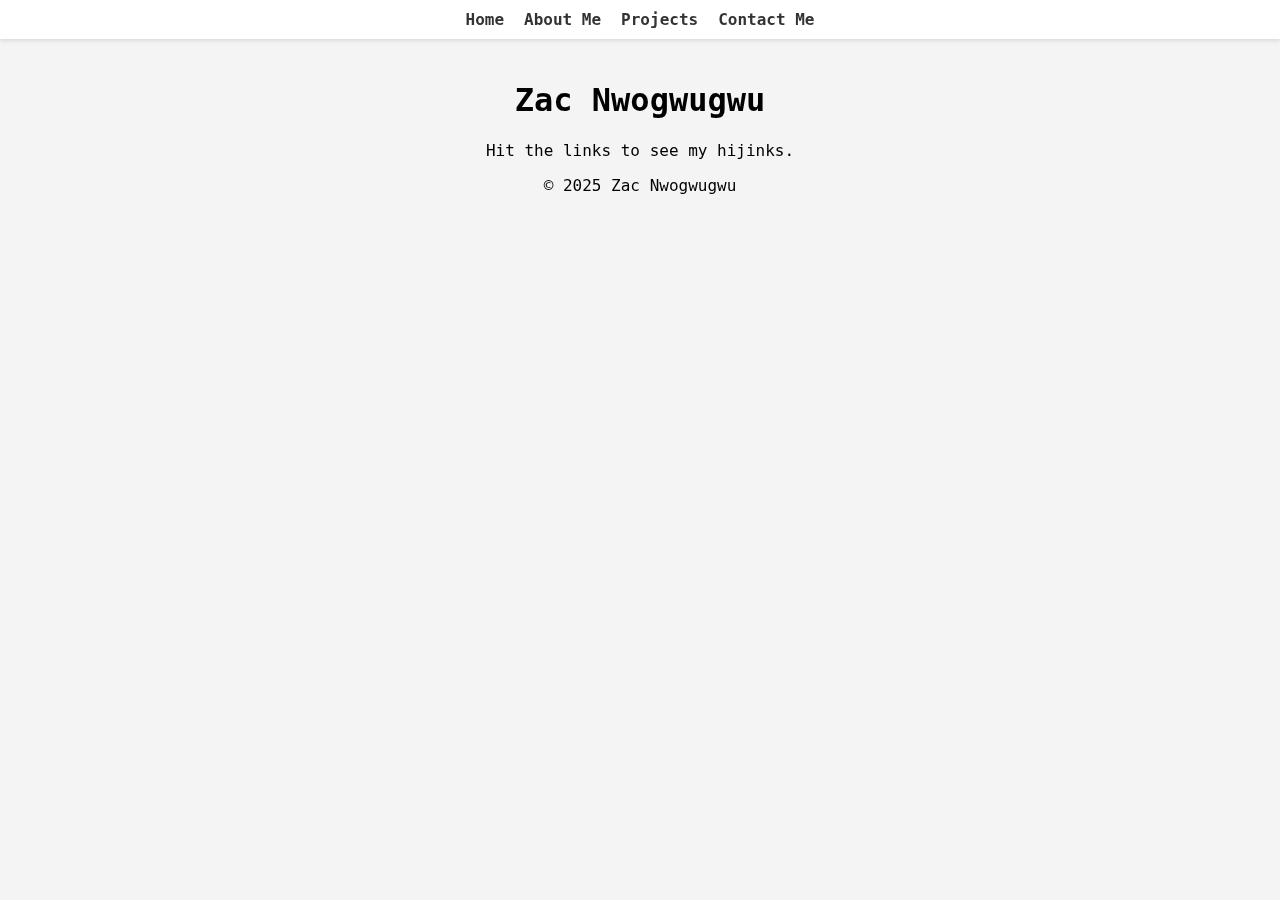
<file: index.html>
<!DOCTYPE html>
<html lang="en">
<head>
    <meta charset="UTF-8">
    <meta name="viewport" content="width=device-width, initial-scale=1.0">
    <title>My GitHub Page</title>
    <link rel="stylesheet" href="style.css"> 
</head>
<body>
    <div id="particles-js"></div>
    <header>
        <nav>
            <ul>
                <li><a href="index.html">Home</a></li>
                <li><a href="about.html">About Me</a></li>
                <li><a href="projects.html">Projects</a></li>
                <li><a href="mailto:zacnwo@mit.edu">Contact Me</a></li>
            </ul>
        </nav>
    </header>
    <main>
        <h1>Zac Nwogwugwu</h1>
        <p>Hit the links to see my hijinks.</p>
    </main>
    <script src="particles.js"></script>
    <footer>
        <p>&copy; 2025 Zac Nwogwugwu</p>
    </footer>
</body>
</html>
</file>
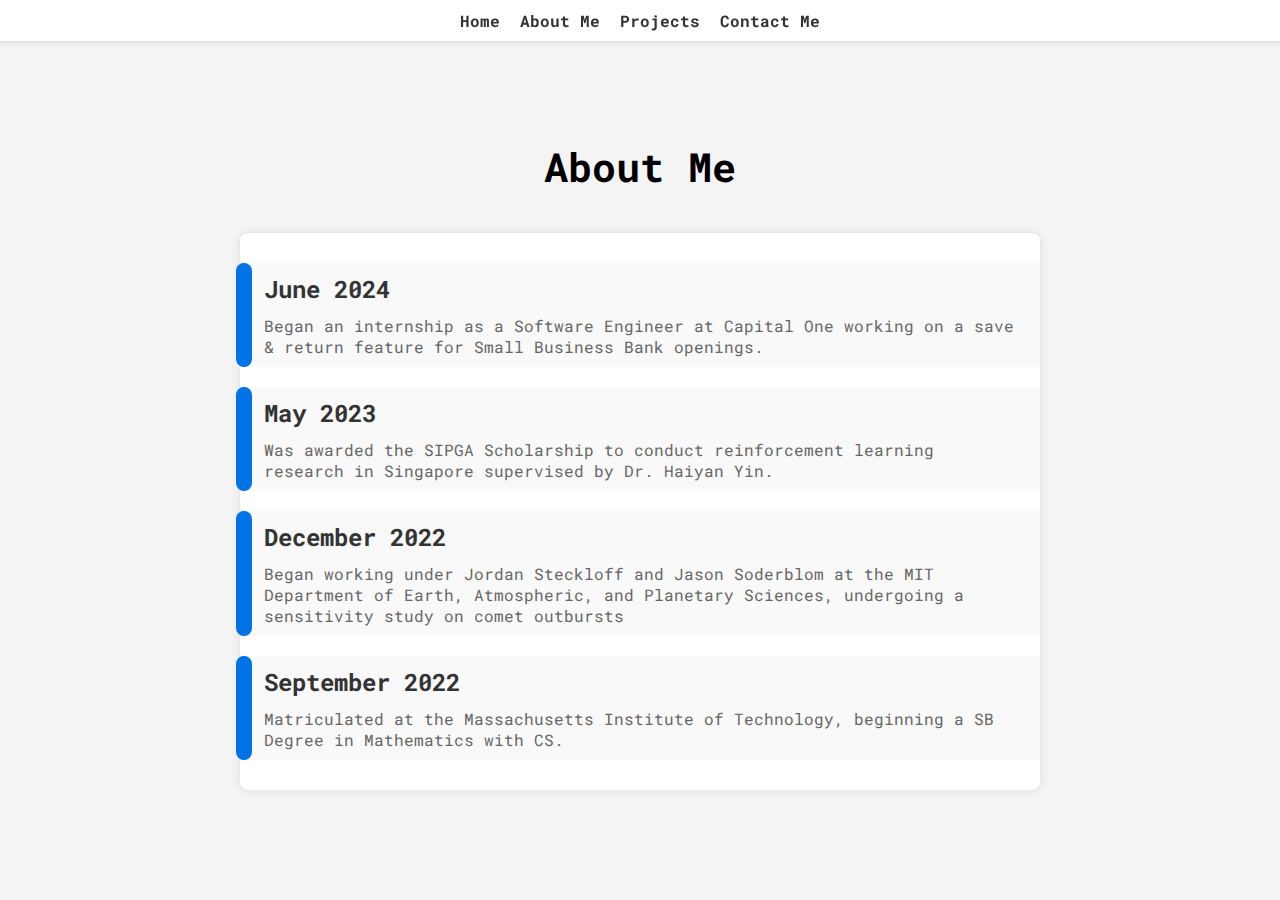
<file: about.html>
<!DOCTYPE html>
<html lang="en">
<head>
    <meta charset="UTF-8">
    <meta name="viewport" content="width=device-width, initial-scale=1.0">
    <title>About Me</title>
    <link href="https://fonts.googleapis.com/css2?family=Roboto+Mono:wght@400;700&display=swap" rel="stylesheet">
    <link rel="stylesheet" href="style.css">
</head>
<body>
    <nav>
        <ul>
            <li><a href="index.html">Home</a></li>
            <li><a href="about.html">About Me</a></li>
            <li><a href="projects.html">Projects</a></li>
            <li><a href="mailto:zacnwo@mit.edu">Contact Me</a></li>
        </ul>
    </nav>
    <div class="timeline">
        <h1>About Me</h1>
        <div class="timeline-container">
            <div class="timeline-item">
                <div class="timeline-content">
                    <h2>June 2024</h2>
                    <p>Began an internship as a Software Engineer at Capital One working on a save & return feature for Small Business Bank openings.</p>
                </div>
            </div>
            <div class="timeline-item">
                <div class="timeline-content">
                    <h2>May 2023</h2>
                    <p>Was awarded the SIPGA Scholarship to conduct reinforcement learning research in Singapore supervised by Dr. Haiyan Yin.</p>
                </div>
            </div>
            <div class="timeline-item">
                <div class="timeline-content">
                    <h2>December 2022</h2>
                    <p>Began working under Jordan Steckloff and Jason Soderblom at the MIT Department of Earth, Atmospheric, and Planetary Sciences, undergoing a sensitivity study on comet outbursts</p>
                </div>
            </div>
            <div class="timeline-item">
                <div class="timeline-content">
                    <h2>September 2022</h2>
                    <p>Matriculated at the Massachusetts Institute of Technology, beginning a SB Degree in Mathematics with CS.</p>
                </div>
            </div>
        </div>
    </div>
    <script src="script.js"></script>
</body>
</html>
</file>
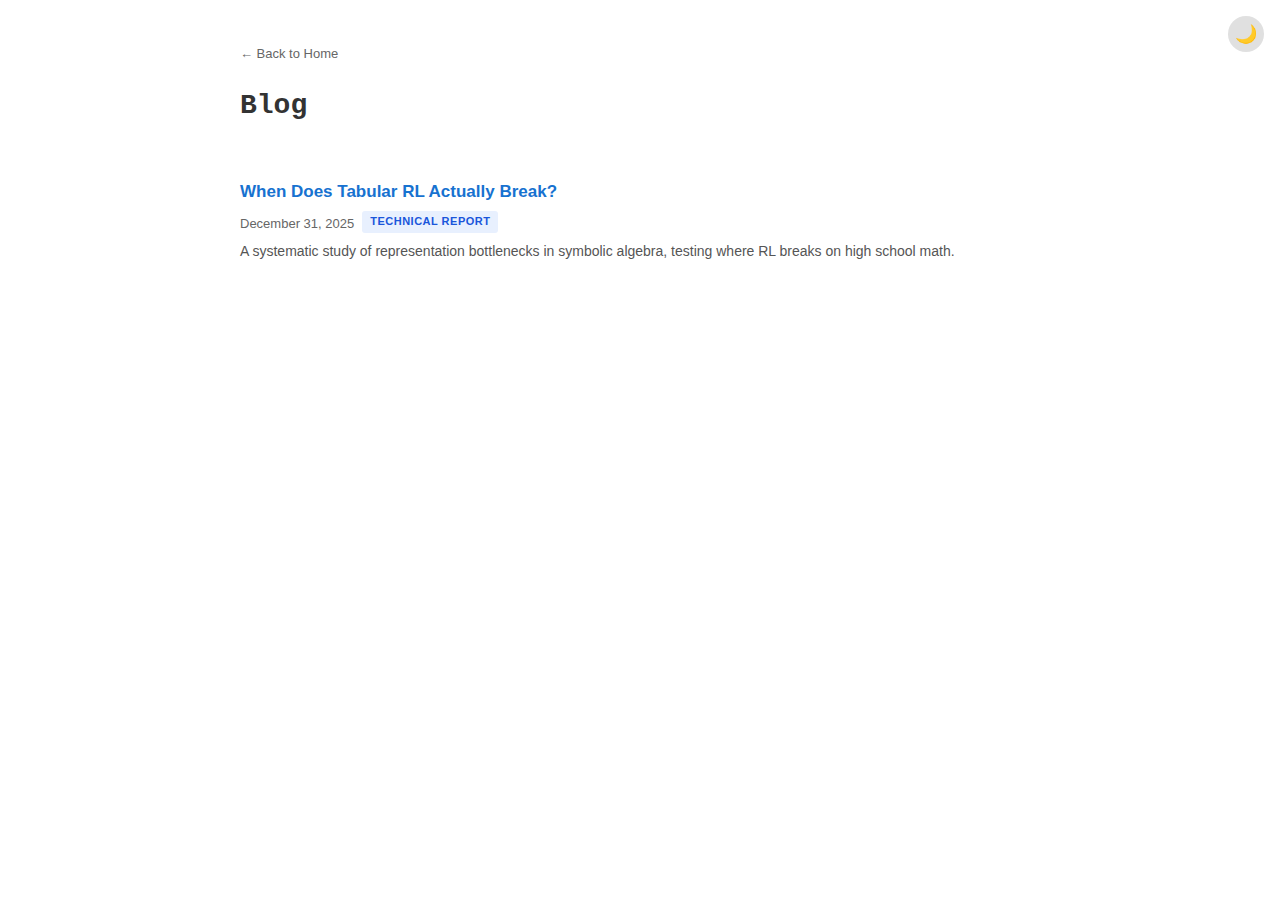
<file: blog.html>
<!DOCTYPE HTML>
<html lang="en">

<head>
  <meta http-equiv="Content-Type" content="text/html; charset=UTF-8">
  <title>Blog | Zachary Burton</title>
  <meta name="author" content="Zachary Burton">
  <meta name="viewport" content="width=device-width, initial-scale=1">
  <link rel="shortcut icon" href="images/favicon.ico" type="image/x-icon">

  <style>
    :root {
      --bg: #ffffff;
      --text: #333;
      --text-secondary: #666;
      --text-desc: #555;
      --link: #1772d0;
      --border-light: #eee;
      --border: #e0e0e0;
      --tag-tr-bg: #e8f0fe;
      --tag-tr-color: #1a56db;
      --tag-sr-bg: #fef3e2;
      --tag-sr-color: #b37800;
    }
    body.dark {
      --bg: #1a1a2e;
      --text: #e0e0e0;
      --text-secondary: #aaa;
      --text-desc: #bbb;
      --link: #5ba3e6;
      --border-light: #333;
      --border: #333;
      --tag-tr-bg: #1e3a5f;
      --tag-tr-color: #7db8f0;
      --tag-sr-bg: #3d3020;
      --tag-sr-color: #e6c36a;
    }
    body {
      background-color: var(--bg);
      color: var(--text);
      font-family: 'Lato', Verdana, Helvetica, sans-serif;
      font-size: 14px;
      margin-left: auto;
      margin-right: auto;
      width: 100%;
      max-width: 800px;
      padding: 20px;
      line-height: 1.6;
      transition: background-color 0.3s, color 0.3s;
    }
    h1 { font-size: 28px; font-family: "Courier New", Courier, monospace; font-weight: bold; margin-bottom: 5px; }
    a { color: var(--link); text-decoration: none; }
    a:hover { text-decoration: underline; }
    .back-link { font-size: 13px; color: var(--text-secondary); }
    .back-link:hover { color: var(--link); }
    .post-list { list-style: none; padding: 0; margin: 30px 0; }
    .post-list li {
      padding: 20px 0;
      border-bottom: 1px solid var(--border-light);
    }
    .post-list li:last-child { border-bottom: none; }
    .post-title { font-weight: 700; font-size: 17px; }
    .post-date { color: var(--text-secondary); font-size: 13px; margin-top: 4px; }
    .post-desc { margin-top: 6px; color: var(--text-desc); }
    .tag {
      display: inline-block;
      font-size: 11px;
      font-weight: 600;
      padding: 2px 8px;
      border-radius: 3px;
      margin-right: 6px;
      text-transform: uppercase;
      letter-spacing: 0.5px;
    }
    .tag-technical-report { background: var(--tag-tr-bg); color: var(--tag-tr-color); }
    .tag-self-reflection { background: var(--tag-sr-bg); color: var(--tag-sr-color); }
    .post-meta { margin-top: 4px; display: flex; align-items: center; gap: 8px; }

    .dark-toggle {
      position: fixed;
      top: 16px;
      right: 16px;
      background: var(--border);
      border: none;
      border-radius: 50%;
      width: 36px;
      height: 36px;
      cursor: pointer;
      font-size: 18px;
      line-height: 36px;
      text-align: center;
      padding: 0;
      z-index: 100;
      transition: background-color 0.3s;
    }
    .dark-toggle:hover { opacity: 0.8; }
  </style>
</head>

<body>
  <button class="dark-toggle" onclick="toggleDark()" aria-label="Toggle dark mode" id="dark-toggle"></button>

  <p><a href="/" class="back-link">&larr; Back to Home</a></p>

  <h1>Blog</h1>

  <ul class="post-list">
    <li>
      <a href="/tabular_rl.html" class="post-title">When Does Tabular RL Actually Break?</a>
      <div class="post-meta">
        <span class="post-date">December 31, 2025</span>
        <span class="tag tag-technical-report">technical report</span>
      </div>
      <div class="post-desc">A systematic study of representation bottlenecks in symbolic algebra, testing where RL breaks on high school math.</div>
    </li>
  </ul>

  <script>
    function toggleDark() {
      document.body.classList.toggle('dark');
      var isDark = document.body.classList.contains('dark');
      localStorage.setItem('dark-mode', isDark ? 'true' : 'false');
      document.getElementById('dark-toggle').textContent = isDark ? '\u2600\uFE0F' : '\uD83C\uDF19';
    }
    (function() {
      if (localStorage.getItem('dark-mode') === 'true') {
        document.body.classList.add('dark');
        document.getElementById('dark-toggle').textContent = '\u2600\uFE0F';
      } else {
        document.getElementById('dark-toggle').textContent = '\uD83C\uDF19';
      }
    })();
  </script>

</body>

</html>
</file>
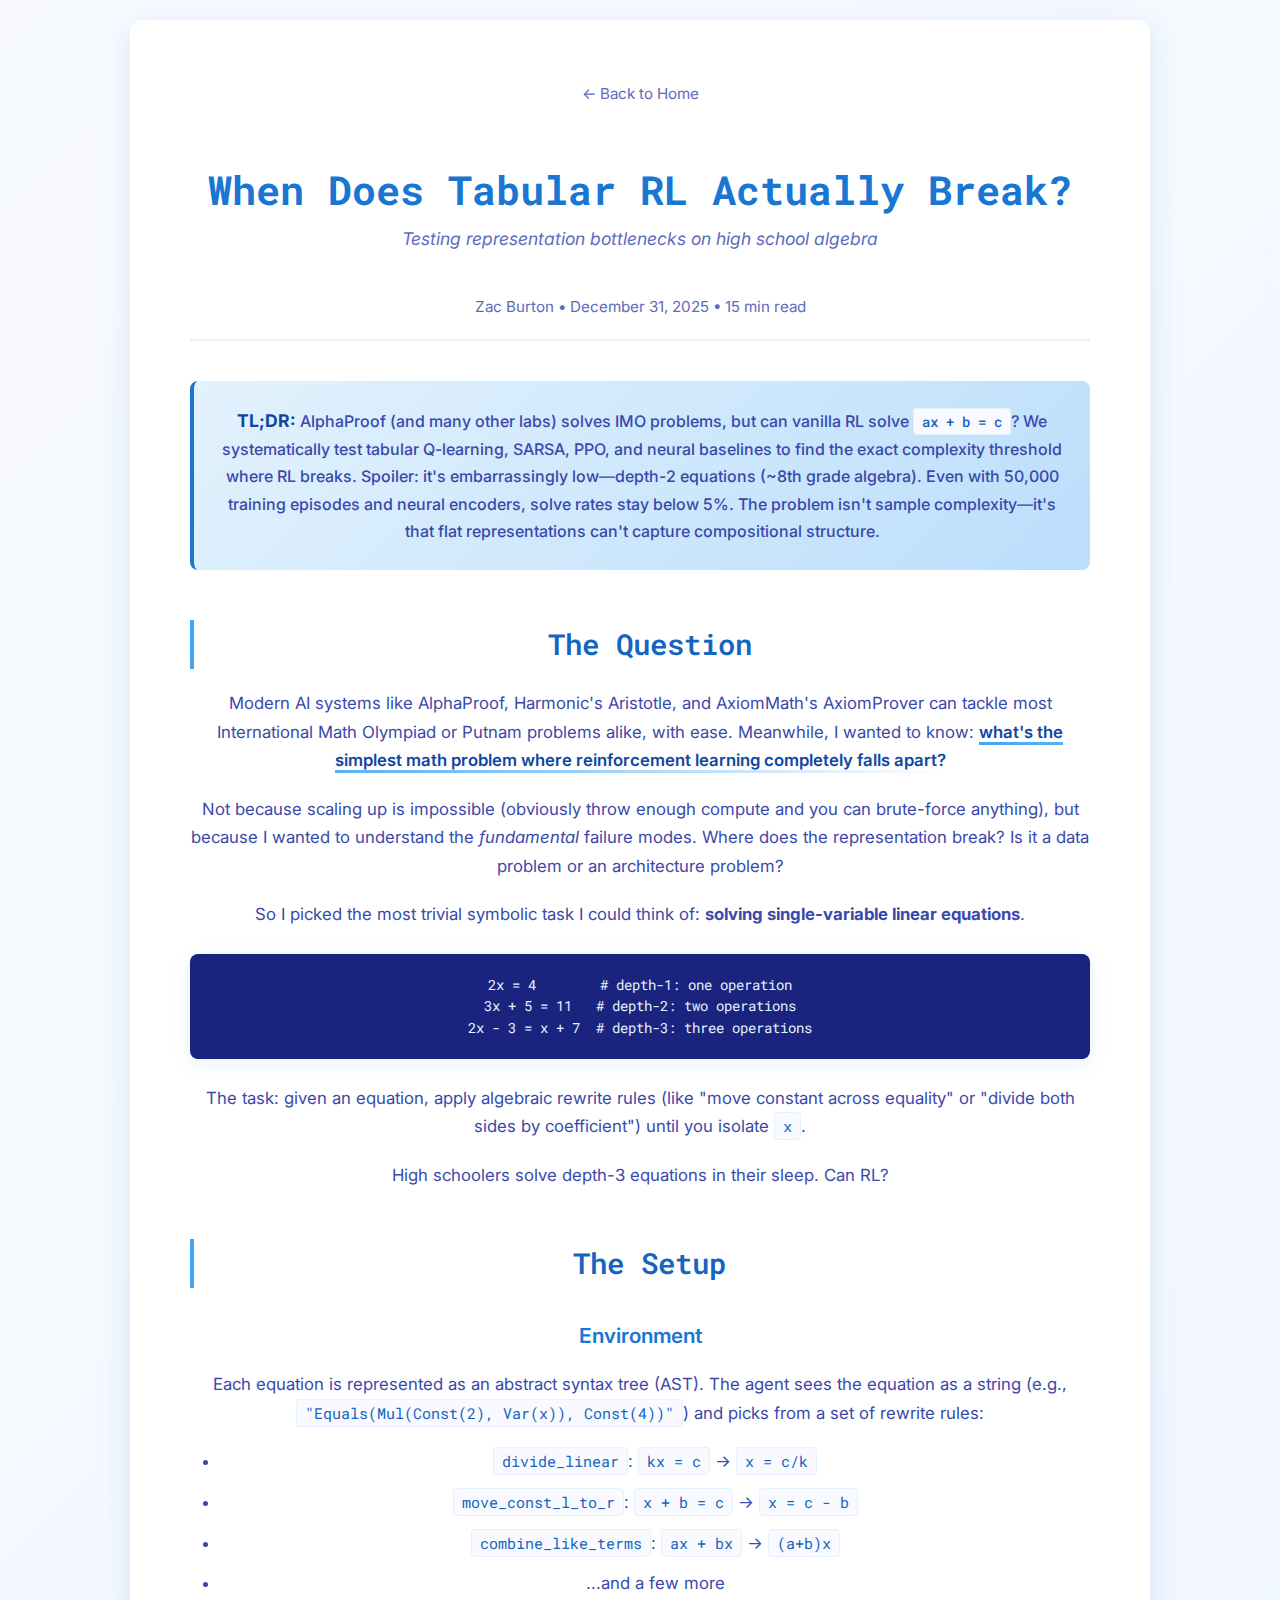
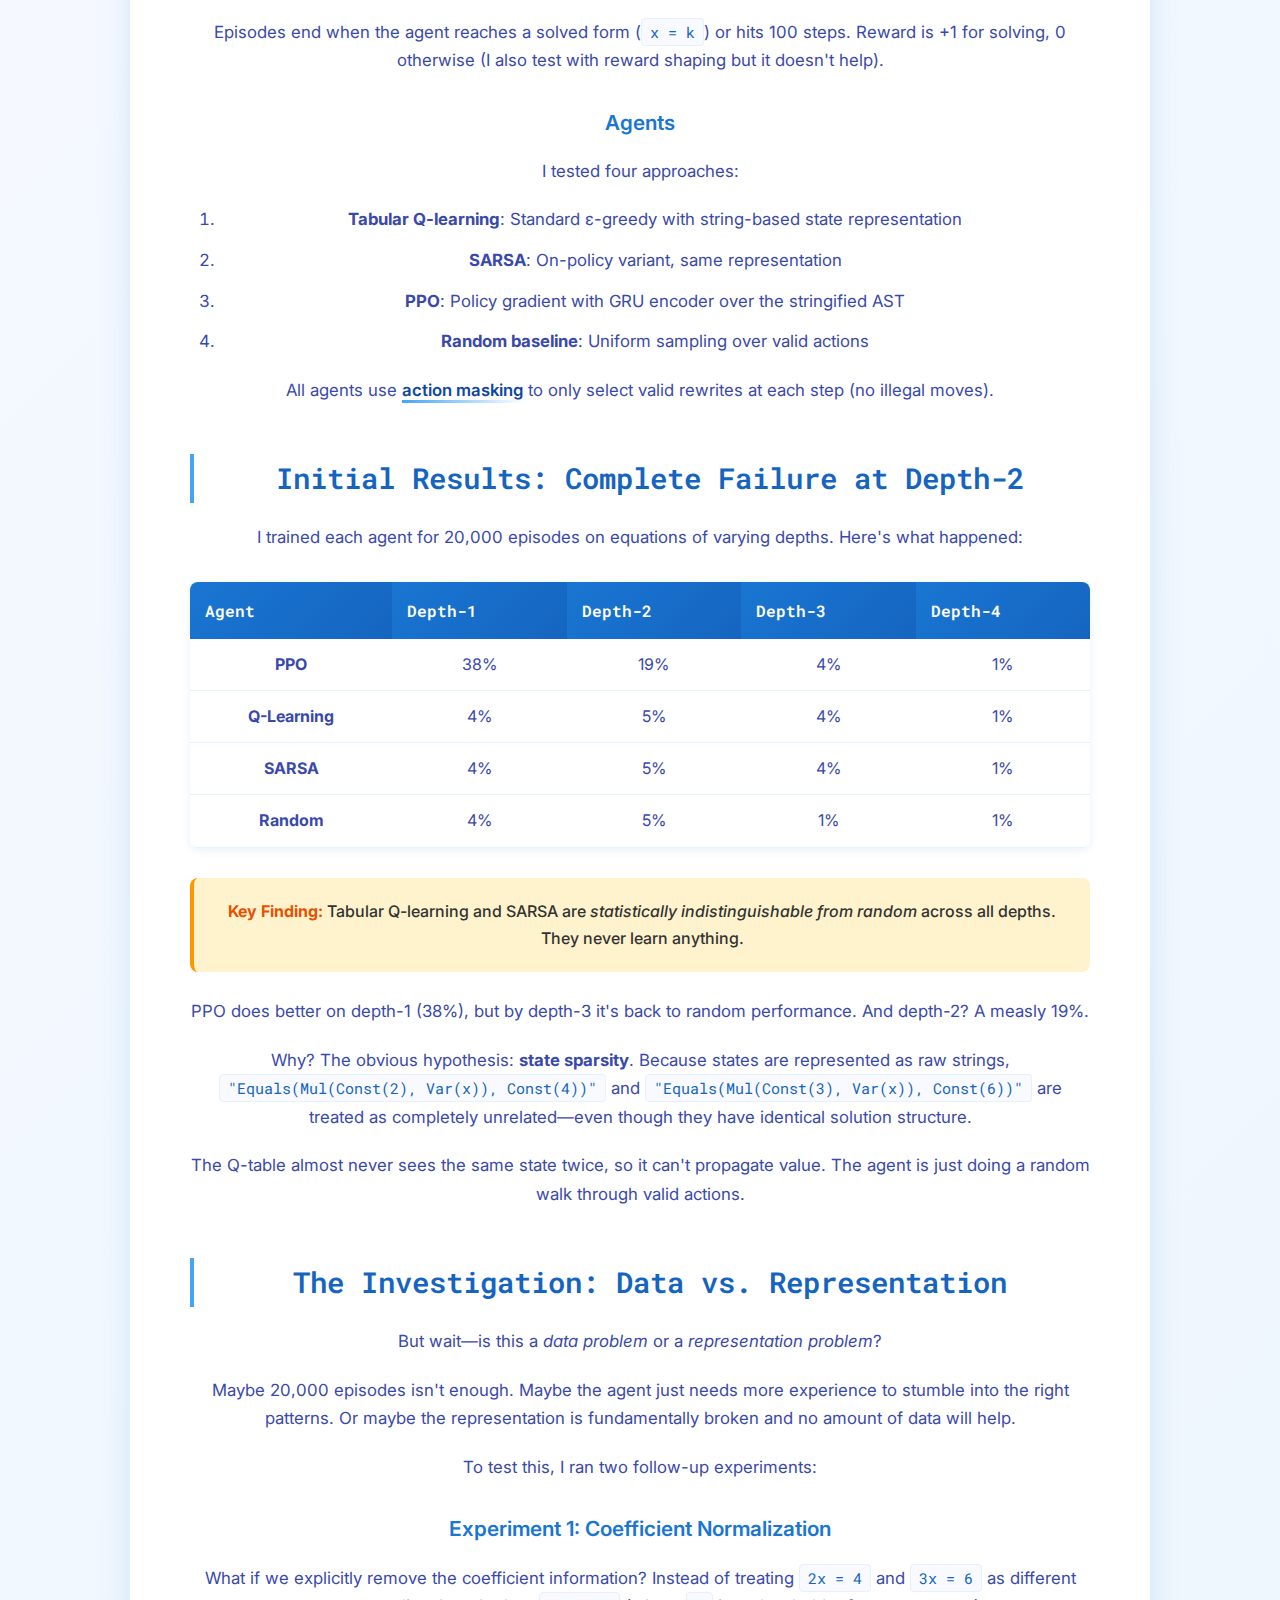
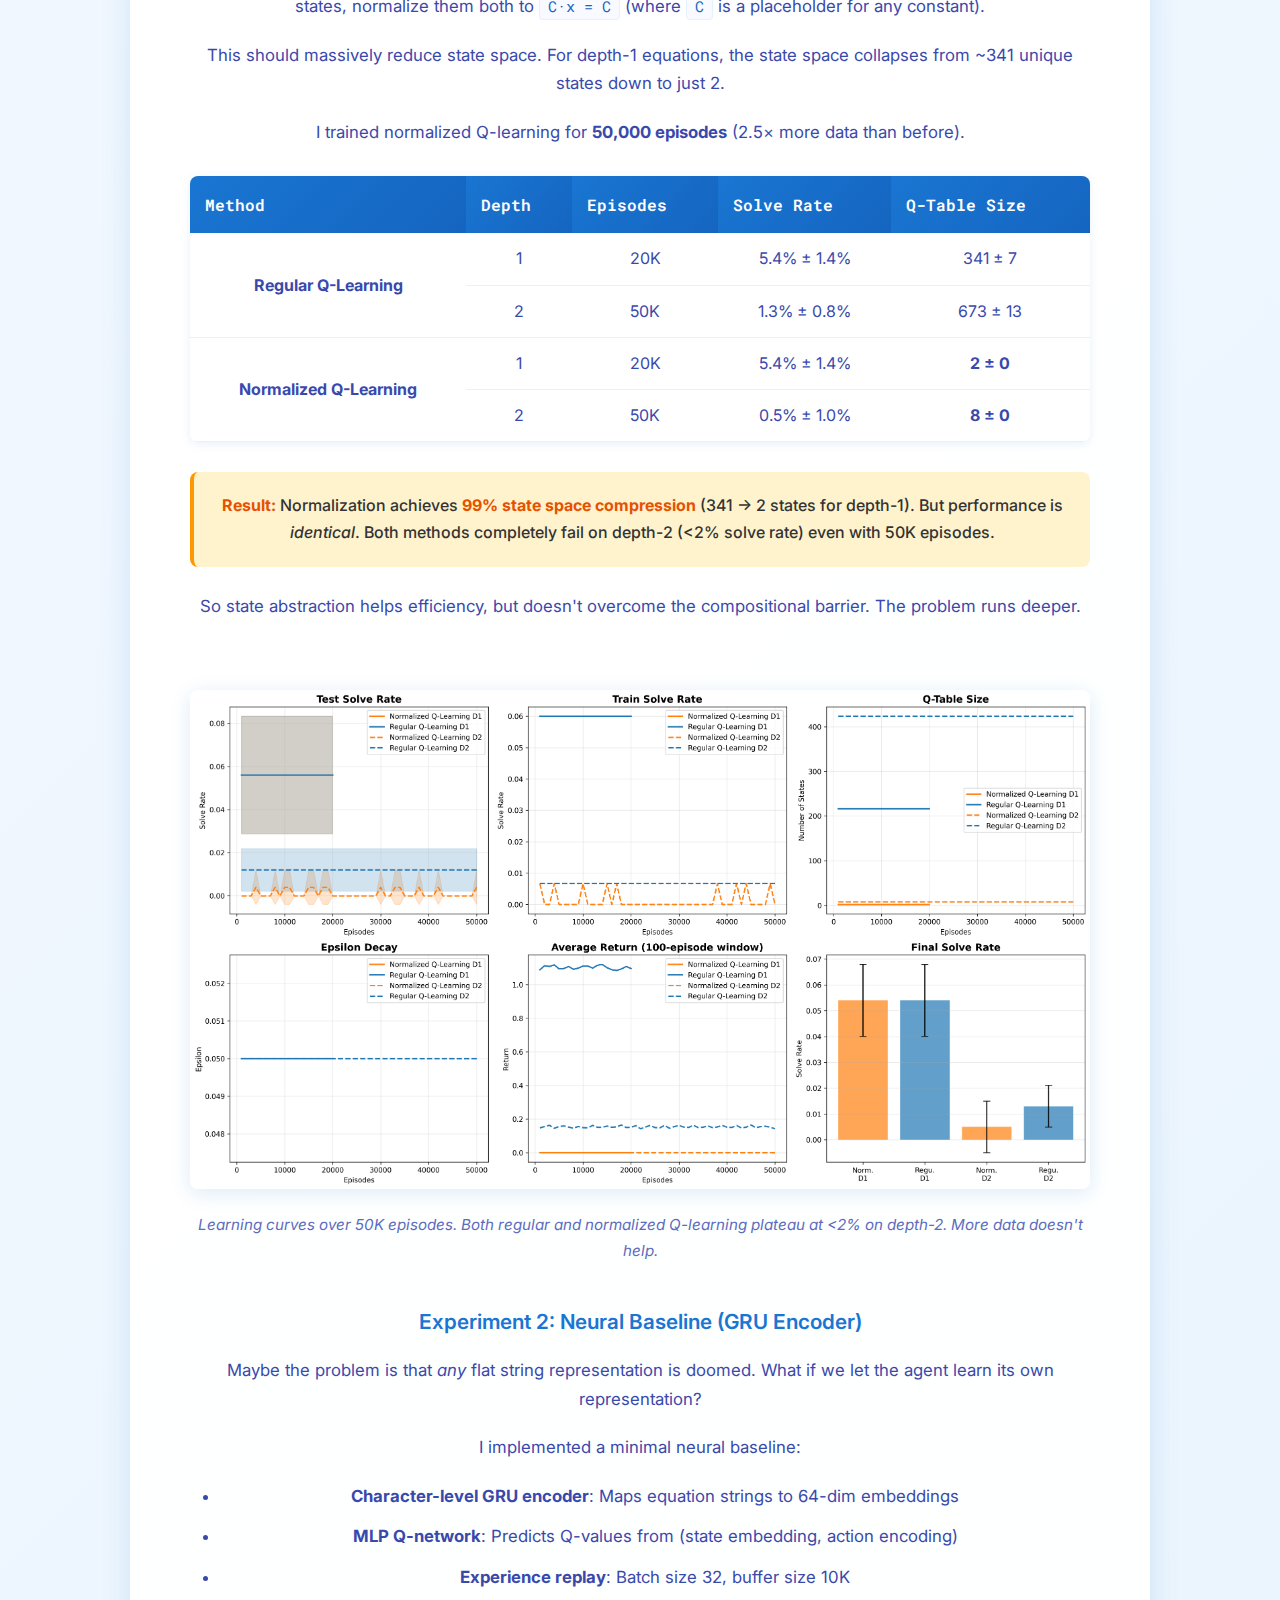
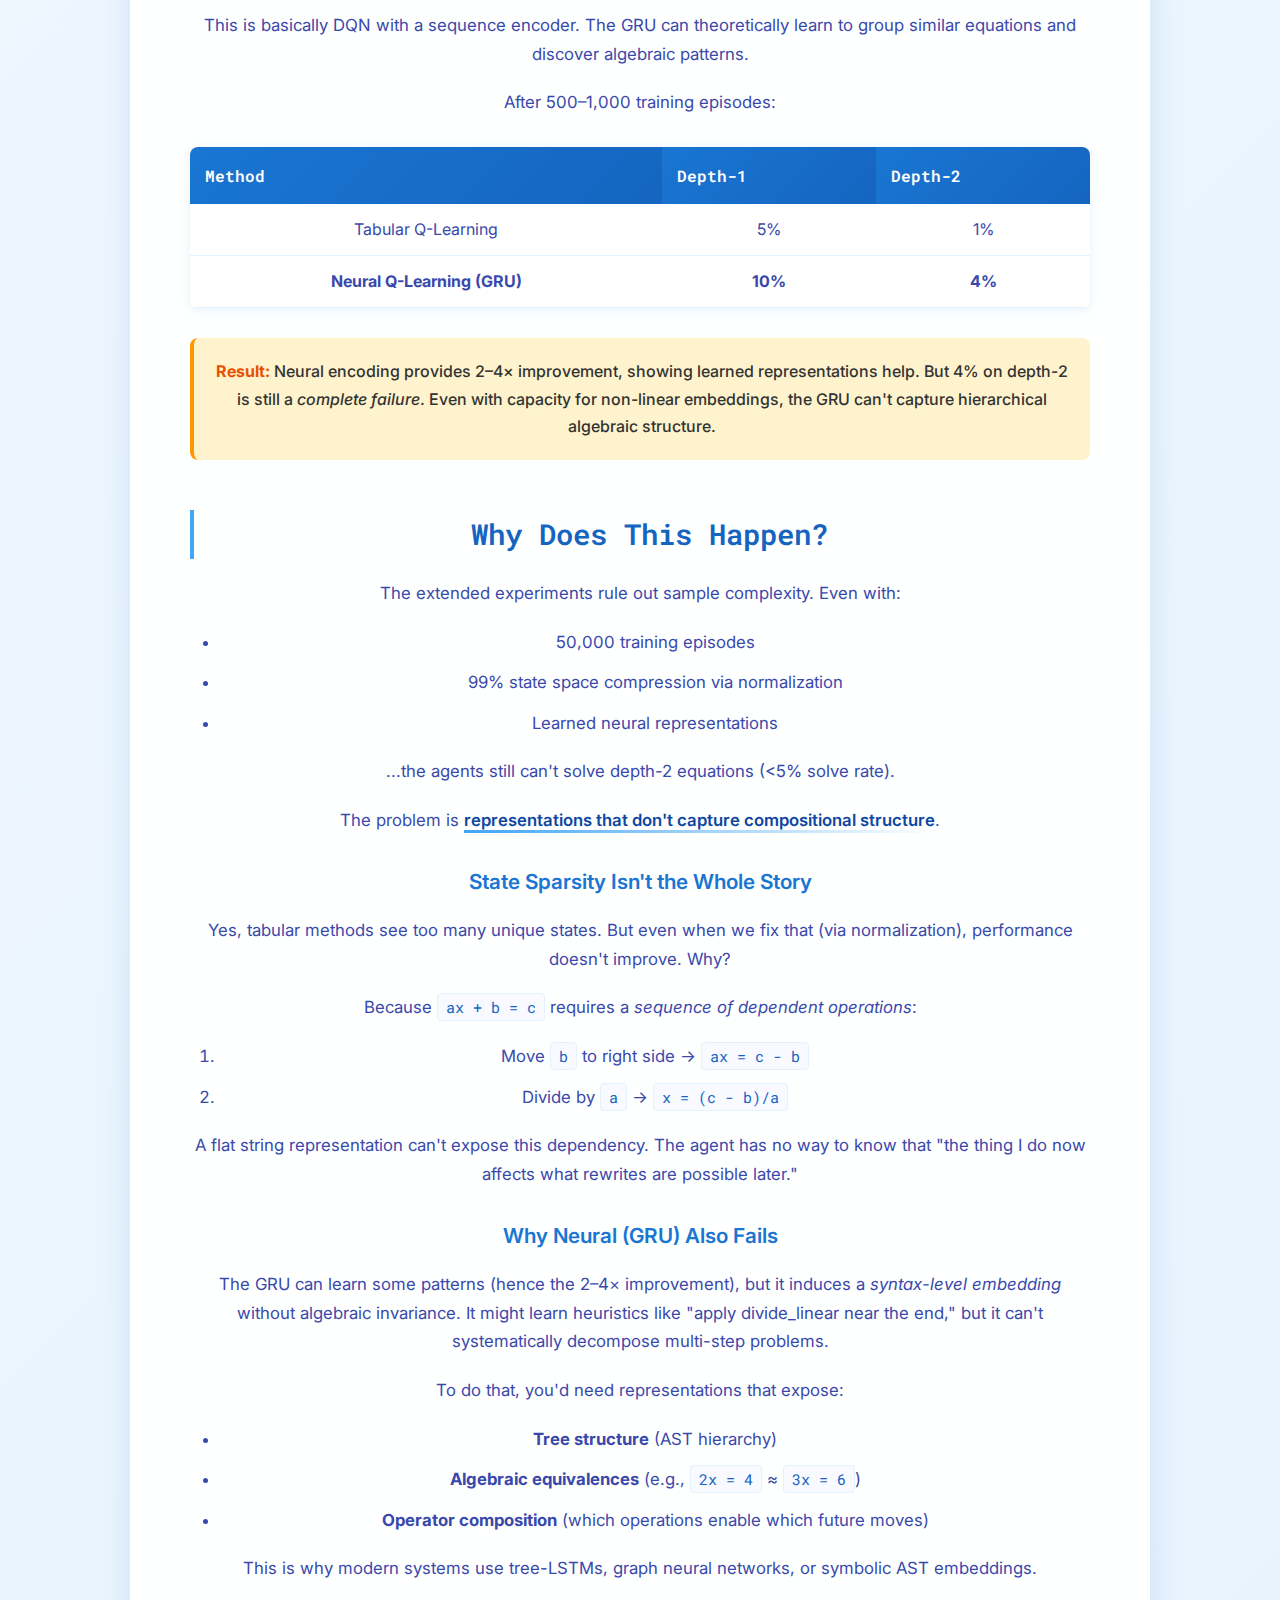
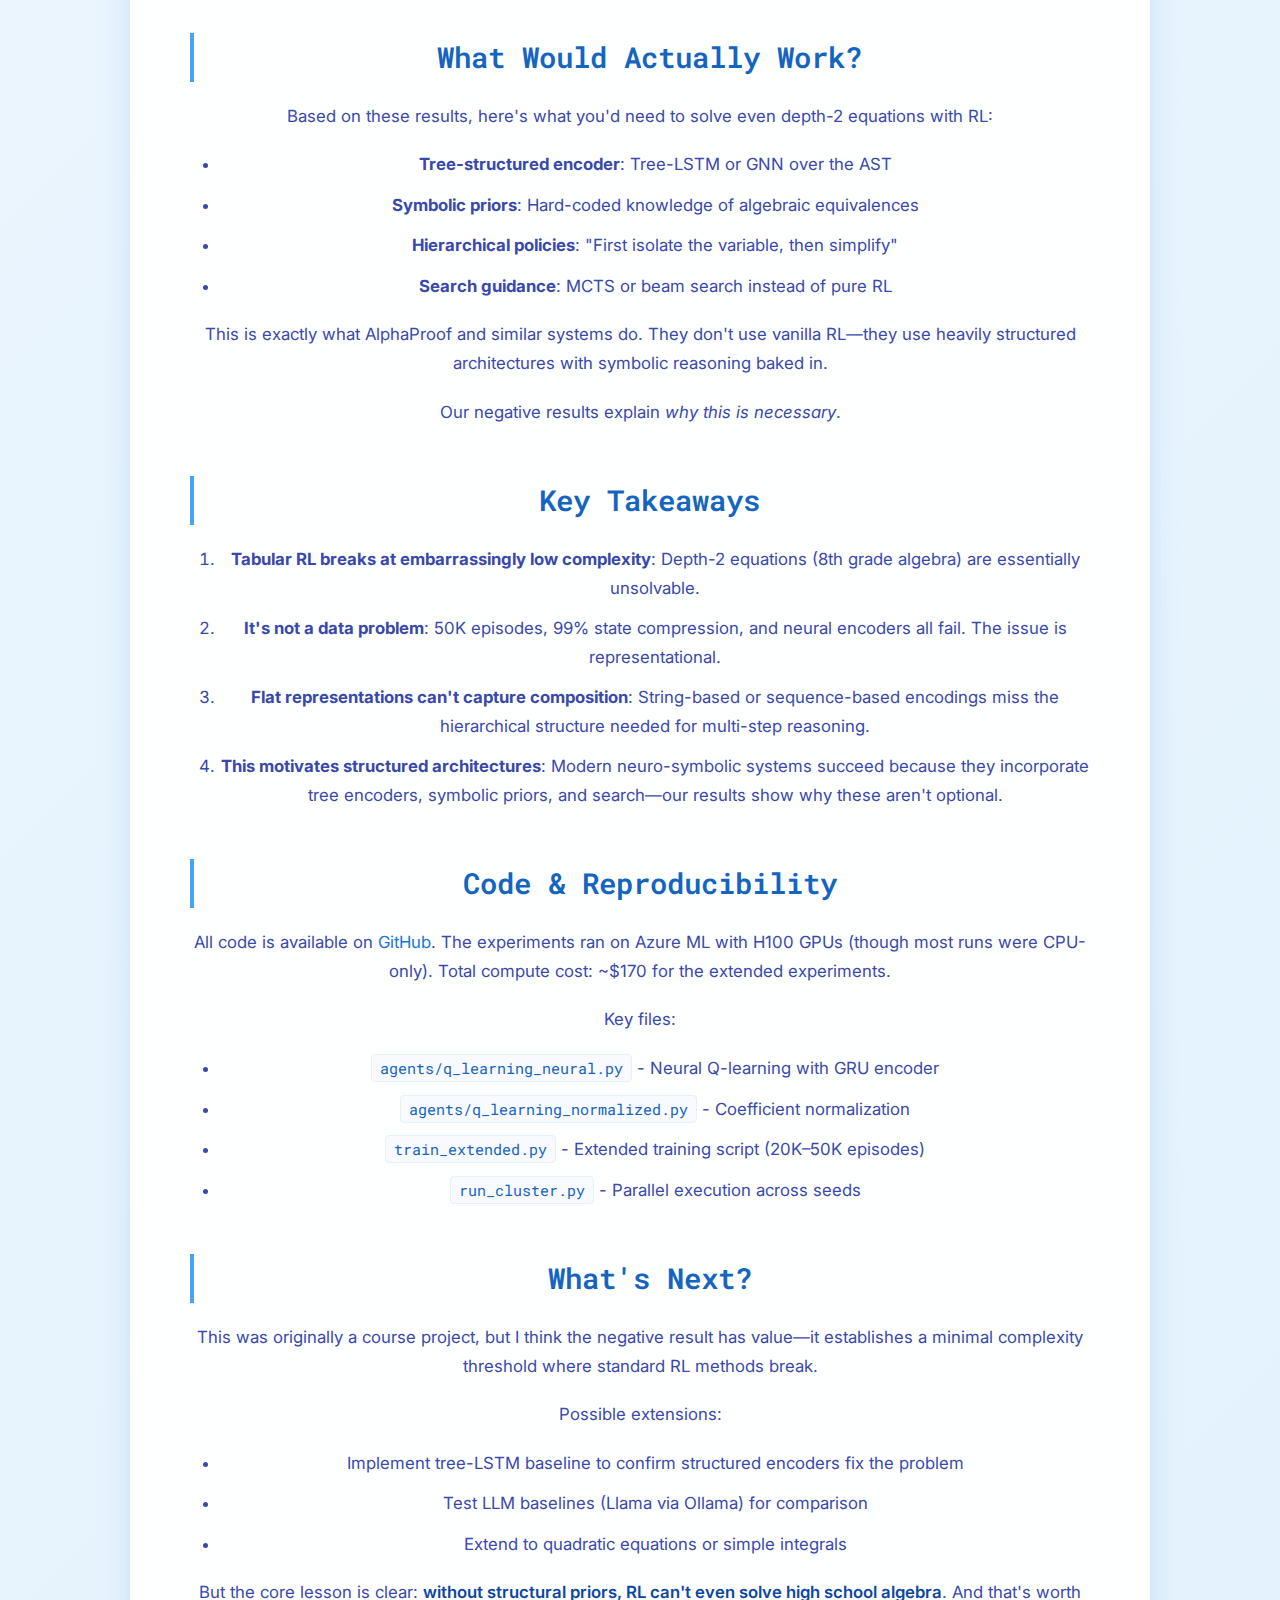
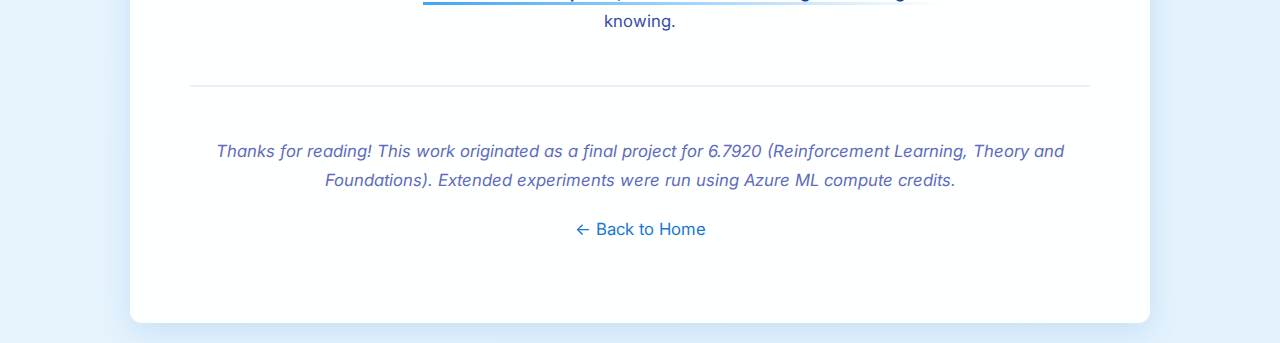
<file: blog_post.html>
<!DOCTYPE html>
<html lang="en">
<head>
    <meta charset="UTF-8">
    <meta name="viewport" content="width=device-width, initial-scale=1.0">
    <title>When Does Tabular RL Actually Break? | Zac Burton</title>
    <link rel="stylesheet" href="style.css">
    <link href="https://fonts.googleapis.com/css2?family=Roboto+Mono:wght@300;400;500;700&family=Inter:wght@300;400;500;600;700&display=swap" rel="stylesheet">
    <style>
        body {
            font-family: 'Inter', -apple-system, BlinkMacSystemFont, 'Segoe UI', sans-serif;
            color: #3949ab;
            background: linear-gradient(135deg, #f8faff 0%, #e3f2fd 100%);
            line-height: 1.7;
            padding: 20px;
            margin: 0;
        }

        .container {
            max-width: 900px;
            margin: 0 auto;
            background: rgba(255, 255, 255, 0.95);
            padding: 60px;
            border-radius: 12px;
            box-shadow: 0 8px 30px rgba(25, 118, 210, 0.15);
        }

        h1 {
            font-family: 'Roboto Mono', monospace;
            font-size: 2.5rem;
            font-weight: 700;
            color: #1976d2;
            margin-bottom: 10px;
            line-height: 1.2;
        }

        h2 {
            font-family: 'Roboto Mono', monospace;
            font-size: 1.8rem;
            font-weight: 600;
            color: #1565c0;
            margin-top: 50px;
            margin-bottom: 20px;
            border-left: 4px solid #42a5f5;
            padding-left: 15px;
        }

        h3 {
            font-family: 'Inter', sans-serif;
            font-size: 1.3rem;
            font-weight: 600;
            color: #1976d2;
            margin-top: 30px;
            margin-bottom: 15px;
        }

        .subtitle {
            font-size: 1.1rem;
            color: #5c6bc0;
            margin-bottom: 40px;
            font-style: italic;
        }

        .meta {
            color: #5c6bc0;
            font-size: 0.95rem;
            margin-bottom: 40px;
            padding-bottom: 20px;
            border-bottom: 2px solid #e3f2fd;
        }

        .tldr {
            background: linear-gradient(135deg, #e3f2fd 0%, #bbdefb 100%);
            border-left: 4px solid #1976d2;
            padding: 25px;
            border-radius: 8px;
            margin: 30px 0;
            font-weight: 500;
        }

        .tldr strong {
            color: #0d47a1;
            font-size: 1.1rem;
        }

        p {
            margin-bottom: 20px;
            font-size: 1.05rem;
        }

        code {
            background: #f8faff;
            padding: 3px 8px;
            border-radius: 4px;
            font-family: 'Roboto Mono', monospace;
            font-size: 0.9em;
            color: #1565c0;
            border: 1px solid #e3f2fd;
        }

        pre {
            background: #1a237e;
            color: #e3f2fd;
            padding: 20px;
            border-radius: 8px;
            overflow-x: auto;
            font-family: 'Roboto Mono', monospace;
            font-size: 0.9rem;
            line-height: 1.5;
            margin: 25px 0;
            box-shadow: 0 4px 20px rgba(25, 118, 210, 0.1);
        }

        pre code {
            background: transparent;
            border: none;
            color: inherit;
            padding: 0;
        }

        .highlight {
            background: linear-gradient(120deg, #42a5f5 0%, transparent 100%);
            background-position: 0 100%;
            background-size: 100% 3px;
            background-repeat: no-repeat;
            padding-bottom: 3px;
            font-weight: 600;
            color: #0d47a1;
        }

        img {
            max-width: 100%;
            height: auto;
            border-radius: 8px;
            margin: 30px 0;
            box-shadow: 0 4px 20px rgba(25, 118, 210, 0.15);
        }

        .figure {
            text-align: center;
            margin: 40px 0;
        }

        .figure img {
            margin-bottom: 15px;
        }

        .caption {
            font-size: 0.95rem;
            color: #5c6bc0;
            font-style: italic;
            text-align: center;
        }

        table {
            width: 100%;
            border-collapse: collapse;
            margin: 30px 0;
            background: white;
            border-radius: 8px;
            overflow: hidden;
            box-shadow: 0 2px 10px rgba(25, 118, 210, 0.1);
        }

        th {
            background: linear-gradient(135deg, #1976d2 0%, #1565c0 100%);
            color: white;
            padding: 15px;
            text-align: left;
            font-weight: 600;
            font-family: 'Roboto Mono', monospace;
        }

        td {
            padding: 12px 15px;
            border-bottom: 1px solid #e3f2fd;
        }

        tr:hover {
            background: #f8faff;
        }

        .key-finding {
            background: #fff3cd;
            border-left: 4px solid #ff9800;
            padding: 20px;
            border-radius: 8px;
            margin: 25px 0;
            font-weight: 500;
            color: #333;
        }

        .key-finding strong {
            color: #e65100;
        }

        ul, ol {
            margin: 20px 0;
            padding-left: 30px;
        }

        li {
            margin-bottom: 12px;
            font-size: 1.05rem;
        }

        a {
            color: #1976d2;
            text-decoration: none;
            border-bottom: 2px solid transparent;
            transition: border-color 0.3s ease;
        }

        a:hover {
            border-bottom-color: #42a5f5;
        }

        .nav-links {
            text-align: center;
            margin-bottom: 40px;
        }

        .nav-links a {
            margin: 0 15px;
            font-family: 'Roboto Mono', monospace;
            font-weight: 500;
        }

        .back-link {
            display: inline-block;
            margin-bottom: 30px;
            color: #5c6bc0;
            font-size: 0.95rem;
        }

        .back-link:hover {
            color: #1976d2;
        }

        @media (max-width: 768px) {
            .container {
                padding: 30px 20px;
            }

            h1 {
                font-size: 2rem;
            }

            h2 {
                font-size: 1.5rem;
            }
        }
    </style>
</head>
<body>
    <div class="container">
        <a href="/" class="back-link">← Back to Home</a>

        <h1>When Does Tabular RL Actually Break?</h1>
        <div class="subtitle">Testing representation bottlenecks on high school algebra</div>

        <div class="meta">
            Zac Burton • December 31, 2025 • 15 min read
        </div>

        <div class="tldr">
            <strong>TL;DR:</strong> AlphaProof (and many other labs) solves IMO problems, but can vanilla RL solve <code>ax + b = c</code>? We systematically test tabular Q-learning, SARSA, PPO, and neural baselines to find the exact complexity threshold where RL breaks. Spoiler: it's embarrassingly low—depth-2 equations (~8th grade algebra). Even with 50,000 training episodes and neural encoders, solve rates stay below 5%. The problem isn't sample complexity—it's that flat representations can't capture compositional structure.
        </div>

        <h2>The Question</h2>

        <p>Modern AI systems like AlphaProof, Harmonic's Aristotle, and AxiomMath's AxiomProver can tackle most International Math Olympiad or Putnam problems alike, with ease. Meanwhile, I wanted to know: <span class="highlight">what's the simplest math problem where reinforcement learning completely falls apart?</span></p>

        <p>Not because scaling up is impossible (obviously throw enough compute and you can brute-force anything), but because I wanted to understand the <em>fundamental</em> failure modes. Where does the representation break? Is it a data problem or an architecture problem?</p>

        <p>So I picked the most trivial symbolic task I could think of: <strong>solving single-variable linear equations</strong>.</p>

        <pre>2x = 4        # depth-1: one operation
3x + 5 = 11   # depth-2: two operations
2x - 3 = x + 7  # depth-3: three operations</pre>

        <p>The task: given an equation, apply algebraic rewrite rules (like "move constant across equality" or "divide both sides by coefficient") until you isolate <code>x</code>.</p>

        <p>High schoolers solve depth-3 equations in their sleep. Can RL?</p>

        <h2>The Setup</h2>

        <h3>Environment</h3>

        <p>Each equation is represented as an abstract syntax tree (AST). The agent sees the equation as a string (e.g., <code>"Equals(Mul(Const(2), Var(x)), Const(4))"</code>) and picks from a set of rewrite rules:</p>

        <ul>
            <li><code>divide_linear</code>: <code>kx = c</code> → <code>x = c/k</code></li>
            <li><code>move_const_l_to_r</code>: <code>x + b = c</code> → <code>x = c - b</code></li>
            <li><code>combine_like_terms</code>: <code>ax + bx</code> → <code>(a+b)x</code></li>
            <li>...and a few more</li>
        </ul>

        <p>Episodes end when the agent reaches a solved form (<code>x = k</code>) or hits 100 steps. Reward is +1 for solving, 0 otherwise (I also test with reward shaping but it doesn't help).</p>

        <h3>Agents</h3>

        <p>I tested four approaches:</p>

        <ol>
            <li><strong>Tabular Q-learning</strong>: Standard ε-greedy with string-based state representation</li>
            <li><strong>SARSA</strong>: On-policy variant, same representation</li>
            <li><strong>PPO</strong>: Policy gradient with GRU encoder over the stringified AST</li>
            <li><strong>Random baseline</strong>: Uniform sampling over valid actions</li>
        </ol>

        <p>All agents use <span class="highlight">action masking</span> to only select valid rewrites at each step (no illegal moves).</p>

        <h2>Initial Results: Complete Failure at Depth-2</h2>

        <p>I trained each agent for 20,000 episodes on equations of varying depths. Here's what happened:</p>

        <table>
            <thead>
                <tr>
                    <th>Agent</th>
                    <th>Depth-1</th>
                    <th>Depth-2</th>
                    <th>Depth-3</th>
                    <th>Depth-4</th>
                </tr>
            </thead>
            <tbody>
                <tr>
                    <td><strong>PPO</strong></td>
                    <td>38%</td>
                    <td>19%</td>
                    <td>4%</td>
                    <td>1%</td>
                </tr>
                <tr>
                    <td><strong>Q-Learning</strong></td>
                    <td>4%</td>
                    <td>5%</td>
                    <td>4%</td>
                    <td>1%</td>
                </tr>
                <tr>
                    <td><strong>SARSA</strong></td>
                    <td>4%</td>
                    <td>5%</td>
                    <td>4%</td>
                    <td>1%</td>
                </tr>
                <tr>
                    <td><strong>Random</strong></td>
                    <td>4%</td>
                    <td>5%</td>
                    <td>1%</td>
                    <td>1%</td>
                </tr>
            </tbody>
        </table>

        <div class="key-finding">
            <strong>Key Finding:</strong> Tabular Q-learning and SARSA are <em>statistically indistinguishable from random</em> across all depths. They never learn anything.
        </div>

        <p>PPO does better on depth-1 (38%), but by depth-3 it's back to random performance. And depth-2? A measly 19%.</p>

        <p>Why? The obvious hypothesis: <strong>state sparsity</strong>. Because states are represented as raw strings, <code>"Equals(Mul(Const(2), Var(x)), Const(4))"</code> and <code>"Equals(Mul(Const(3), Var(x)), Const(6))"</code> are treated as completely unrelated—even though they have identical solution structure.</p>

        <p>The Q-table almost never sees the same state twice, so it can't propagate value. The agent is just doing a random walk through valid actions.</p>

        <h2>The Investigation: Data vs. Representation</h2>

        <p>But wait—is this a <em>data problem</em> or a <em>representation problem</em>?</p>

        <p>Maybe 20,000 episodes isn't enough. Maybe the agent just needs more experience to stumble into the right patterns. Or maybe the representation is fundamentally broken and no amount of data will help.</p>

        <p>To test this, I ran two follow-up experiments:</p>

        <h3>Experiment 1: Coefficient Normalization</h3>

        <p>What if we explicitly remove the coefficient information? Instead of treating <code>2x = 4</code> and <code>3x = 6</code> as different states, normalize them both to <code>C·x = C</code> (where <code>C</code> is a placeholder for any constant).</p>

        <p>This should massively reduce state space. For depth-1 equations, the state space collapses from ~341 unique states down to just 2.</p>

        <p>I trained normalized Q-learning for <strong>50,000 episodes</strong> (2.5× more data than before).</p>

        <table>
            <thead>
                <tr>
                    <th>Method</th>
                    <th>Depth</th>
                    <th>Episodes</th>
                    <th>Solve Rate</th>
                    <th>Q-Table Size</th>
                </tr>
            </thead>
            <tbody>
                <tr>
                    <td rowspan="2"><strong>Regular Q-Learning</strong></td>
                    <td>1</td>
                    <td>20K</td>
                    <td>5.4% ± 1.4%</td>
                    <td>341 ± 7</td>
                </tr>
                <tr>
                    <td>2</td>
                    <td>50K</td>
                    <td>1.3% ± 0.8%</td>
                    <td>673 ± 13</td>
                </tr>
                <tr>
                    <td rowspan="2"><strong>Normalized Q-Learning</strong></td>
                    <td>1</td>
                    <td>20K</td>
                    <td>5.4% ± 1.4%</td>
                    <td><strong>2 ± 0</strong></td>
                </tr>
                <tr>
                    <td>2</td>
                    <td>50K</td>
                    <td>0.5% ± 1.0%</td>
                    <td><strong>8 ± 0</strong></td>
                </tr>
            </tbody>
        </table>

        <div class="key-finding">
            <strong>Result:</strong> Normalization achieves <strong>99% state space compression</strong> (341 → 2 states for depth-1). But performance is <em>identical</em>. Both methods completely fail on depth-2 (&lt;2% solve rate) even with 50K episodes.
        </div>

        <p>So state abstraction helps efficiency, but doesn't overcome the compositional barrier. The problem runs deeper.</p>

        <div class="figure">
            <img src="images/extended_learning_curves.png" alt="Learning curves showing plateau">
            <div class="caption">Learning curves over 50K episodes. Both regular and normalized Q-learning plateau at &lt;2% on depth-2. More data doesn't help.</div>
        </div>

        <h3>Experiment 2: Neural Baseline (GRU Encoder)</h3>

        <p>Maybe the problem is that <em>any</em> flat string representation is doomed. What if we let the agent learn its own representation?</p>

        <p>I implemented a minimal neural baseline:</p>

        <ul>
            <li><strong>Character-level GRU encoder</strong>: Maps equation strings to 64-dim embeddings</li>
            <li><strong>MLP Q-network</strong>: Predicts Q-values from (state embedding, action encoding)</li>
            <li><strong>Experience replay</strong>: Batch size 32, buffer size 10K</li>
        </ul>

        <p>This is basically DQN with a sequence encoder. The GRU can theoretically learn to group similar equations and discover algebraic patterns.</p>

        <p>After 500–1,000 training episodes:</p>

        <table>
            <thead>
                <tr>
                    <th>Method</th>
                    <th>Depth-1</th>
                    <th>Depth-2</th>
                </tr>
            </thead>
            <tbody>
                <tr>
                    <td>Tabular Q-Learning</td>
                    <td>5%</td>
                    <td>1%</td>
                </tr>
                <tr>
                    <td><strong>Neural Q-Learning (GRU)</strong></td>
                    <td><strong>10%</strong></td>
                    <td><strong>4%</strong></td>
                </tr>
            </tbody>
        </table>

        <div class="key-finding">
            <strong>Result:</strong> Neural encoding provides 2–4× improvement, showing learned representations help. But 4% on depth-2 is still a <em>complete failure</em>. Even with capacity for non-linear embeddings, the GRU can't capture hierarchical algebraic structure.
        </div>

        <h2>Why Does This Happen?</h2>

        <p>The extended experiments rule out sample complexity. Even with:</p>

        <ul>
            <li>50,000 training episodes</li>
            <li>99% state space compression via normalization</li>
            <li>Learned neural representations</li>
        </ul>

        <p>...the agents still can't solve depth-2 equations (&lt;5% solve rate).</p>

        <p>The problem is <span class="highlight">representations that don't capture compositional structure</span>.</p>

        <h3>State Sparsity Isn't the Whole Story</h3>

        <p>Yes, tabular methods see too many unique states. But even when we fix that (via normalization), performance doesn't improve. Why?</p>

        <p>Because <code>ax + b = c</code> requires a <em>sequence of dependent operations</em>:</p>

        <ol>
            <li>Move <code>b</code> to right side → <code>ax = c - b</code></li>
            <li>Divide by <code>a</code> → <code>x = (c - b)/a</code></li>
        </ol>

        <p>A flat string representation can't expose this dependency. The agent has no way to know that "the thing I do now affects what rewrites are possible later."</p>

        <h3>Why Neural (GRU) Also Fails</h3>

        <p>The GRU can learn some patterns (hence the 2–4× improvement), but it induces a <em>syntax-level embedding</em> without algebraic invariance. It might learn heuristics like "apply divide_linear near the end," but it can't systematically decompose multi-step problems.</p>

        <p>To do that, you'd need representations that expose:</p>

        <ul>
            <li><strong>Tree structure</strong> (AST hierarchy)</li>
            <li><strong>Algebraic equivalences</strong> (e.g., <code>2x = 4</code> ≈ <code>3x = 6</code>)</li>
            <li><strong>Operator composition</strong> (which operations enable which future moves)</li>
        </ul>

        <p>This is why modern systems use tree-LSTMs, graph neural networks, or symbolic AST embeddings.</p>

        <h2>What Would Actually Work?</h2>

        <p>Based on these results, here's what you'd need to solve even depth-2 equations with RL:</p>

        <ul>
            <li><strong>Tree-structured encoder</strong>: Tree-LSTM or GNN over the AST</li>
            <li><strong>Symbolic priors</strong>: Hard-coded knowledge of algebraic equivalences</li>
            <li><strong>Hierarchical policies</strong>: "First isolate the variable, then simplify"</li>
            <li><strong>Search guidance</strong>: MCTS or beam search instead of pure RL</li>
        </ul>

        <p>This is exactly what AlphaProof and similar systems do. They don't use vanilla RL—they use heavily structured architectures with symbolic reasoning baked in.</p>

        <p>Our negative results explain <em>why this is necessary</em>.</p>

        <h2>Key Takeaways</h2>

        <ol>
            <li><strong>Tabular RL breaks at embarrassingly low complexity</strong>: Depth-2 equations (8th grade algebra) are essentially unsolvable.</li>

            <li><strong>It's not a data problem</strong>: 50K episodes, 99% state compression, and neural encoders all fail. The issue is representational.</li>

            <li><strong>Flat representations can't capture composition</strong>: String-based or sequence-based encodings miss the hierarchical structure needed for multi-step reasoning.</li>

            <li><strong>This motivates structured architectures</strong>: Modern neuro-symbolic systems succeed because they incorporate tree encoders, symbolic priors, and search—our results show why these aren't optional.</li>
        </ol>

        <h2>Code & Reproducibility</h2>

        <p>All code is available on <a href="https://github.com/zacn04" target="_blank">GitHub</a>. The experiments ran on Azure ML with H100 GPUs (though most runs were CPU-only). Total compute cost: ~$170 for the extended experiments.</p>

        <p>Key files:</p>
        <ul>
            <li><code>agents/q_learning_neural.py</code> - Neural Q-learning with GRU encoder</li>
            <li><code>agents/q_learning_normalized.py</code> - Coefficient normalization</li>
            <li><code>train_extended.py</code> - Extended training script (20K–50K episodes)</li>
            <li><code>run_cluster.py</code> - Parallel execution across seeds</li>
        </ul>

        <h2>What's Next?</h2>

        <p>This was originally a course project, but I think the negative result has value—it establishes a minimal complexity threshold where standard RL methods break.</p>

        <p>Possible extensions:</p>
        <ul>
            <li>Implement tree-LSTM baseline to confirm structured encoders fix the problem</li>
            <li>Test LLM baselines (Llama via Ollama) for comparison</li>
            <li>Extend to quadratic equations or simple integrals</li>
        </ul>

        <p>But the core lesson is clear: <span class="highlight">without structural priors, RL can't even solve high school algebra</span>. And that's worth knowing.</p>

        <hr style="margin: 50px 0; border: none; border-top: 2px solid #e3f2fd;">

        <div style="text-align: center; color: #5c6bc0; font-size: 0.95rem;">
            <p><em>Thanks for reading! This work originated as a final project for 6.7920 (Reinforcement Learning, Theory and Foundations). Extended experiments were run using Azure ML compute credits.</em></p>
            <p><a href="/">← Back to Home</a></p>
        </div>
    </div>
</body>
</html>
</file>
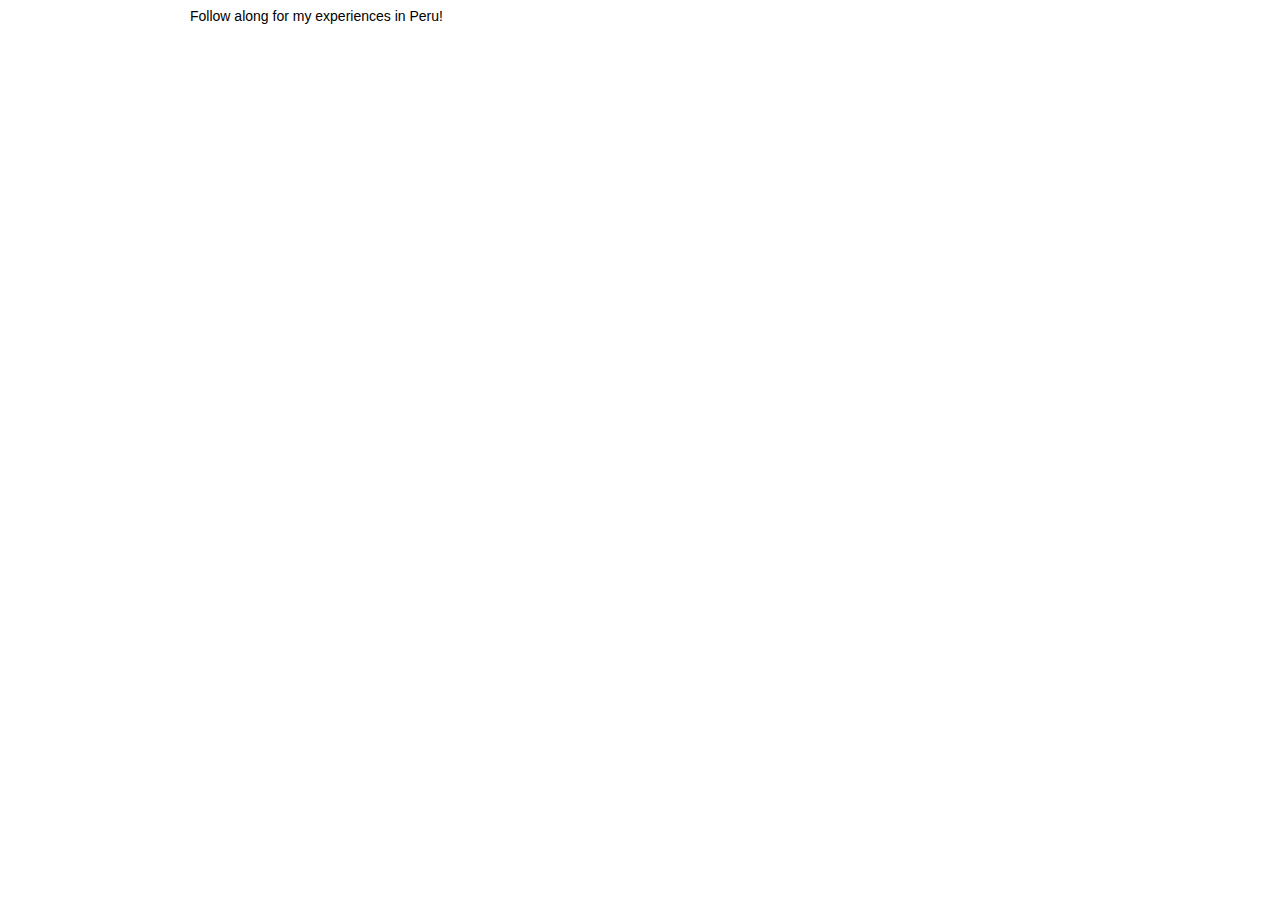
<file: peru.html>
<!DOCTYPE HTML>
<html lang="en">

<head>
  <meta http-equiv="Content-Type" content="text/html; charset=UTF-8">

  <title>Blog</title>

  <meta name="author" content="Zachary Burton">
  <meta name="viewport" content="width=device-width, initial-scale=1">
  <link rel="shortcut icon" href="images/favicon.ico" type="image/x-icon">

  <style>
    body {
      background-color: #ffffff;
      font-family: 'Lato', Verdana, Helvetica, sans-serif;
      font-size: 14px;
      margin-left: auto;
      margin-right: auto;
      width: 100%;
      max-width: 900px;
    }
    h1, h2, h3, h4 { font-weight: 400; }
    h2 { font-size: 20px; margin-bottom: 10px; margin-top: 20px; }
    p { line-height: 1.5; margin-bottom: 10px; }
    a { color: #1772d0; text-decoration: none; }
    a:hover { text-decoration: underline; }
    strong { font-weight: bold; }
    .name { font-size: 30px; line-height: 1.1; font-family: "Courier New", Courier, monospace; font-weight: bold; }
    .papertitle { font-weight: 700; font-size: 15px; }

    /* Layout tables */
    table { width: 100%; border: 0; border-spacing: 0; border-collapse: separate; }
    td { vertical-align: middle; }

    /* Image styling */
    img.profile-img { width: 100%; max-width: 250px; border-radius: 50%; box-shadow: 0 1px 3px rgba(0,0,0,0.2); }

    .project-img { width: 140px; height: auto; border-radius: 4px; border: 1px solid #eee; box-shadow: 0 1px 3px rgba(0,0,0,0.1); }
  </style>
</head>

<body>
Follow along for my experiences in Peru!
</body>

</html>
</file>
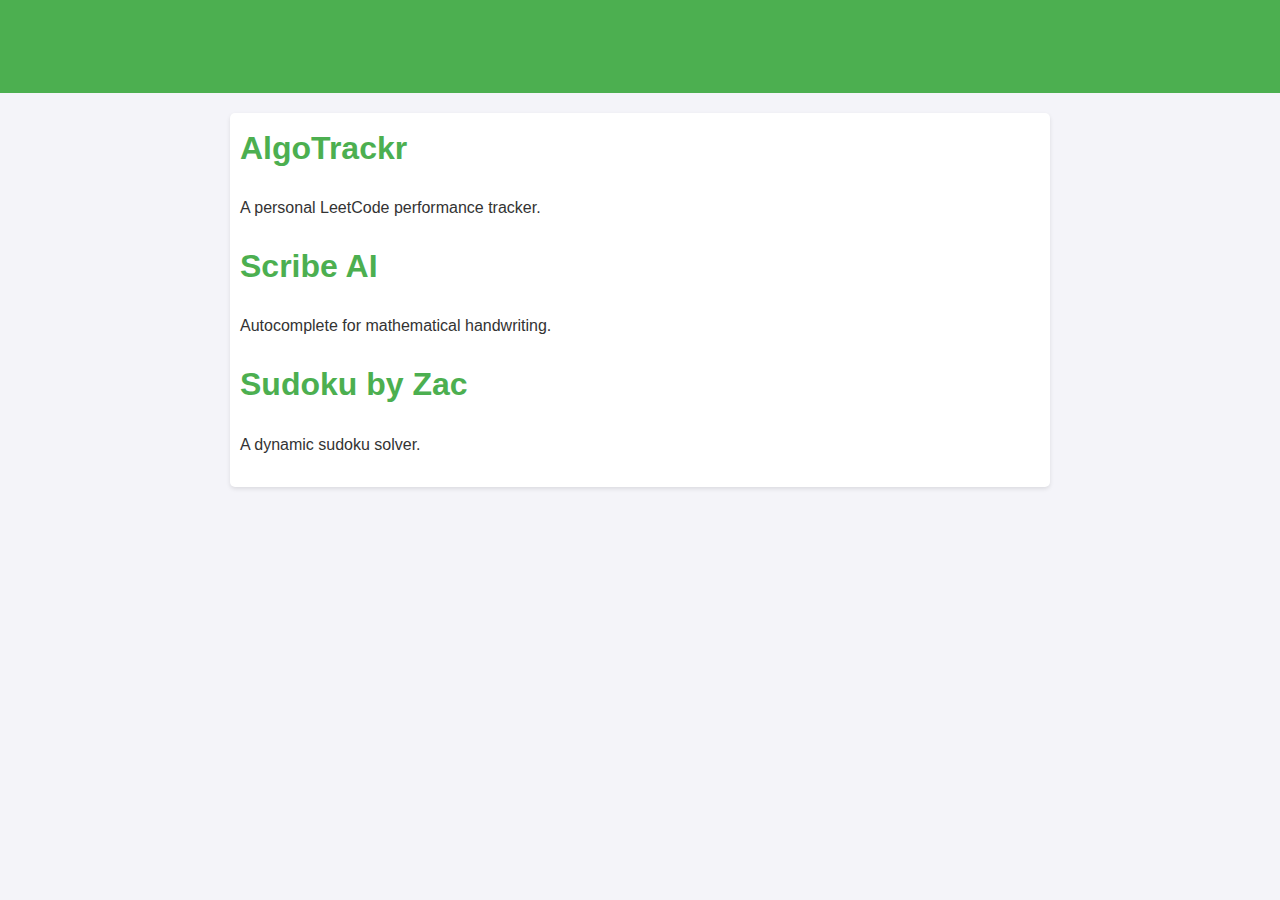
<file: projects.html>
<!DOCTYPE html>
<html lang="en">
<head>
    <meta charset="UTF-8">
    <meta name="viewport" content="width=device-width, initial-scale=1.0">
    <title>Zac's Projects</title>
    <style>
        body {
            font-family: Arial, sans-serif;
            margin: 0;
            padding: 0;
            background-color: #f4f4f9;
            color: #333;
            line-height: 1.6;
        }
        header {
            background: #4CAF50;
            color: white;
            padding: 10px 20px;
            text-align: center;
        }
        main {
            margin: 20px auto;
            max-width: 800px;
            padding: 10px;
            background: white;
            box-shadow: 0 2px 4px rgba(0, 0, 0, 0.1);
            border-radius: 5px;
        }
        h1 {
            color: #4CAF50;
            margin-top: 0;
        }
        a {
            color: #4CAF50;
            text-decoration: none;
            font-weight: bold;
        }
        a:hover {
            text-decoration: underline;
        }
        .project {
            margin-bottom: 20px;
        }
    </style>
</head>
<body>
    <header>
        <h1>Zac's Projects</h1>
    </header>
    <main>
        <div class="project">
            <h1><a href="https://github.com/zacn04/algotrackr">AlgoTrackr</a></h1>
            <p>A personal LeetCode performance tracker.</p>
        </div>
        <div class="project">
            <h1>Scribe AI</h1>
            <p>Autocomplete for mathematical handwriting.</p>
        </div>
        <div class="project">
            <h1>Sudoku by Zac</h1>
            <p>A dynamic sudoku solver.</p>
        </div>
    </main>
</body>
</html>
</file>
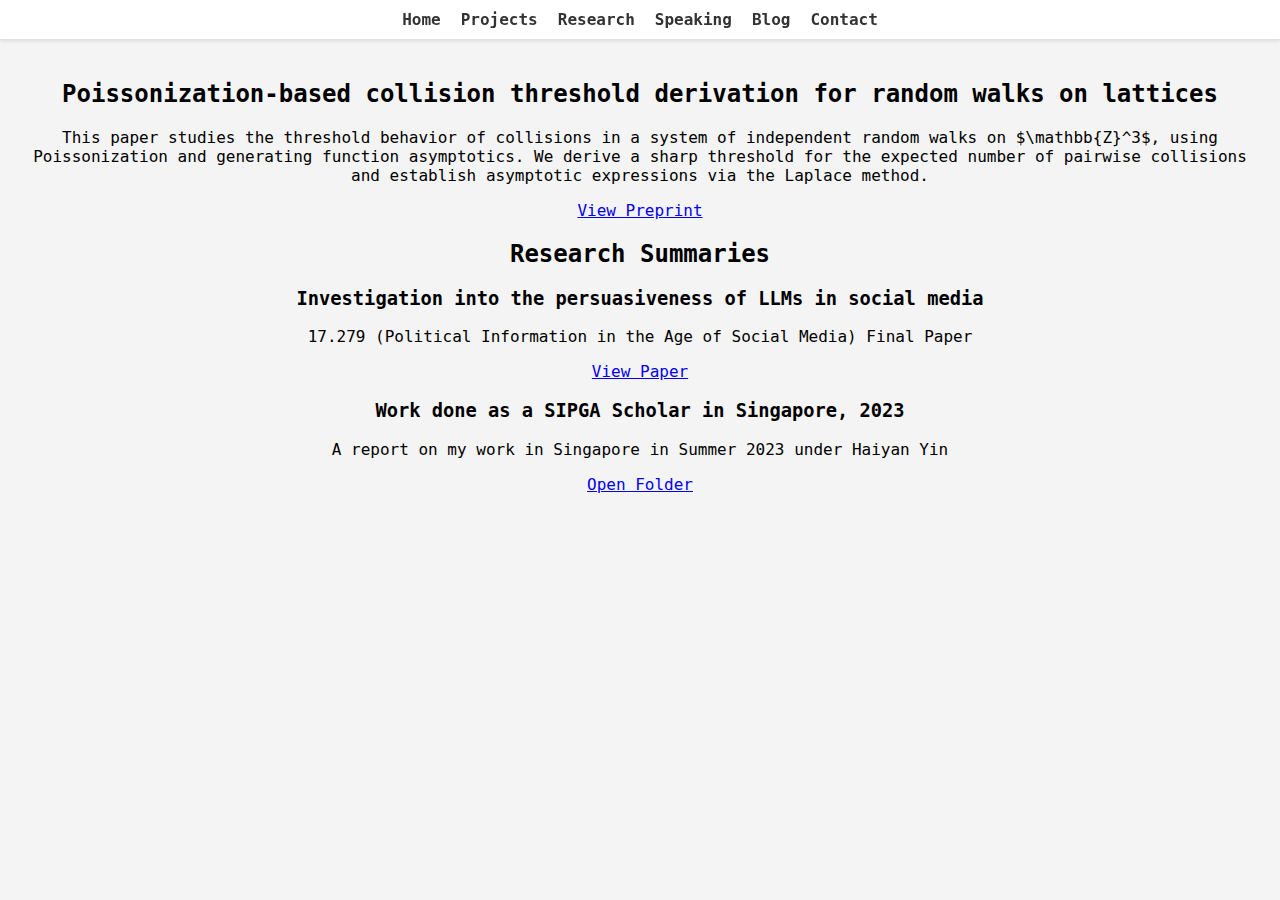
<file: research.html>
<!DOCTYPE html>
<html lang="en">
<head>
  <meta charset="UTF-8">
  <title>Research</title>
  <link rel="stylesheet" href="style.css">
</head>
<body>
  <header id="site-nav"><h1>Research</h1></header
  <div class="research-page">
    

    <section class="preprint">
      <h2>Poissonization-based collision threshold derivation for random walks on lattices</h2>
      <p>
        This paper studies the threshold behavior of collisions in a system of independent random walks on $\mathbb{Z}^3$, using Poissonization and generating function asymptotics. 
        We derive a sharp threshold for the expected number of pairwise collisions and establish asymptotic expressions via the Laplace method.
      </p>
      <a href="https://arxiv.org/abs/2505.02973" target="_blank">View Preprint</a>
    </section>

    <section class="summaries">
      <h2>Research Summaries</h2>

      <div class="summary-item">
        <h3>Investigation into the persuasiveness of LLMs in social media</h3>
        <p>
          17.279 (Political Information in the Age of Social Media) Final Paper
        </p>
        <a href="https://drive.google.com/file/d/1A0UiC6z3Udbn-D7P9Vp2BhTOHjAHcRvA/view?usp=share_link" target="_blank">View Paper</a>
      </div> 

      <!-- <div class="summary-item">
        <h3>Gadget Simulation via Reinforcement Learning</h3>
        <p>
          A summary of ongoing work on using deep RL to automate complexity-theoretic gadget reductions. Includes experiments on toggle simulations and runtime comparisons against search.
        </p>
        <a href="https://drive.google.com/file/d/YOUR_FILE_ID/view" target="_blank">View Summary</a>
      </div>-->

      <div class="summary-item">
        <h3>Work done as a SIPGA Scholar in Singapore, 2023</h3>
        <p>
          A report on my work in Singapore in Summer 2023 under Haiyan Yin
        </p>
        <a href="https://drive.google.com/drive/folders/1T71rAHhji8ok6YP1fN3_MQgVUo2PyiNS" target="_blank">Open Folder</a>
      </div> 

      
      

    </section>
  </div>
<script>
  fetch('nav.html')
    .then(res => res.text())
    .then(html => {
      document.getElementById('site-nav').innerHTML = html;
    });
</script>
</body>
</html>
</file>
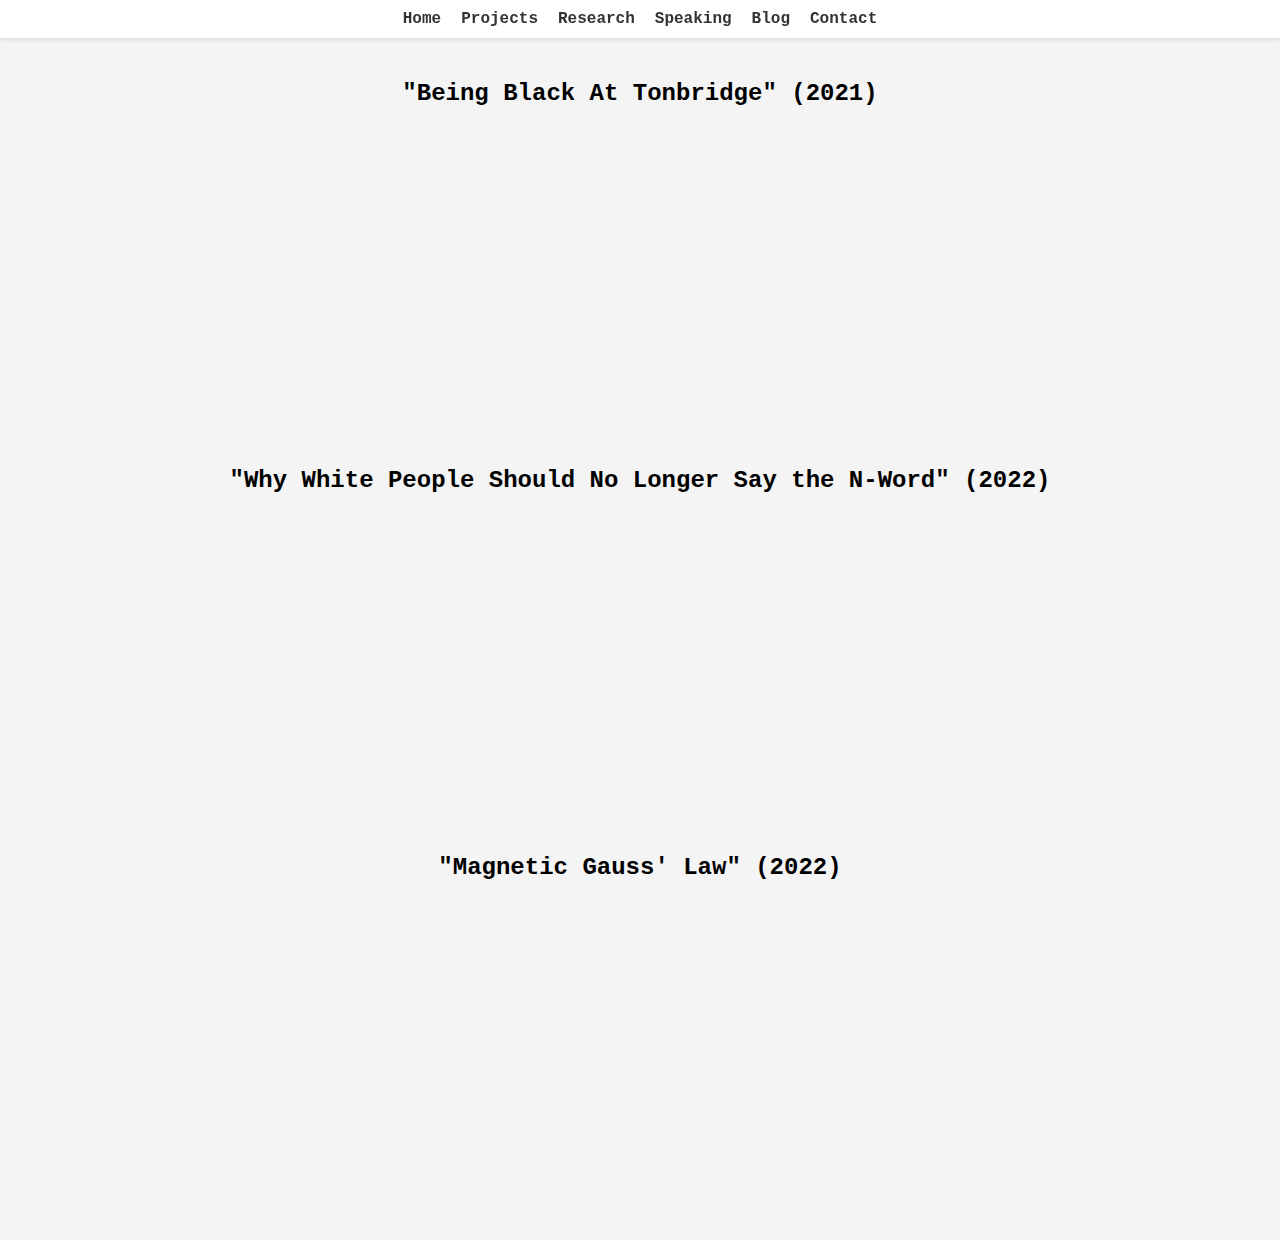
<file: speeches.html>
<!DOCTYPE html>
<html lang="en">
<head>
  <meta charset="UTF-8">
  <title>My Videos</title>
  <link rel="stylesheet" href="style.css">
</head>
<body>
  <header id="site-nav">Assorted Speeches</header>
  <div class="video-gallery">
    <div class="video-item">
      <h2>"Being Black At Tonbridge" (2021)</h2>
      <iframe
        width="560"
        height="315"
        src="https://www.youtube.com/embed/olbr9p6eVsw"
        frameborder="0"
        allow="accelerometer; autoplay; clipboard-write; encrypted-media; gyroscope; picture-in-picture"
        allowfullscreen>
      </iframe>
    </div>

    <div class="video-item">
      <h2>"Why White People Should No Longer Say the N-Word" (2022)</h2>
      <iframe
        width="560"
        height="315"
        src="https://www.youtube.com/embed/q132uRqVpqA"
        frameborder="0"
        allow="accelerometer; autoplay; clipboard-write; encrypted-media; gyroscope; picture-in-picture"
        allowfullscreen>
      </iframe>
    </div>

    <div class="video-item">
      <h2>"Magnetic Gauss' Law" (2022)</h2>
      <iframe
        width="560"
        height="315"
        src="https://www.youtube.com/embed/gsVf2ywt7VQ"
        frameborder="0"
        allow="accelerometer; autoplay; clipboard-write; encrypted-media; gyroscope; picture-in-picture"
        allowfullscreen>
      </iframe>
    </div>
  </div>
<script>
  fetch('nav.html')
    .then(res => res.text())
    .then(html => {
      document.getElementById('site-nav').innerHTML = html;
    });
</script>
</body>
</html>
</file>
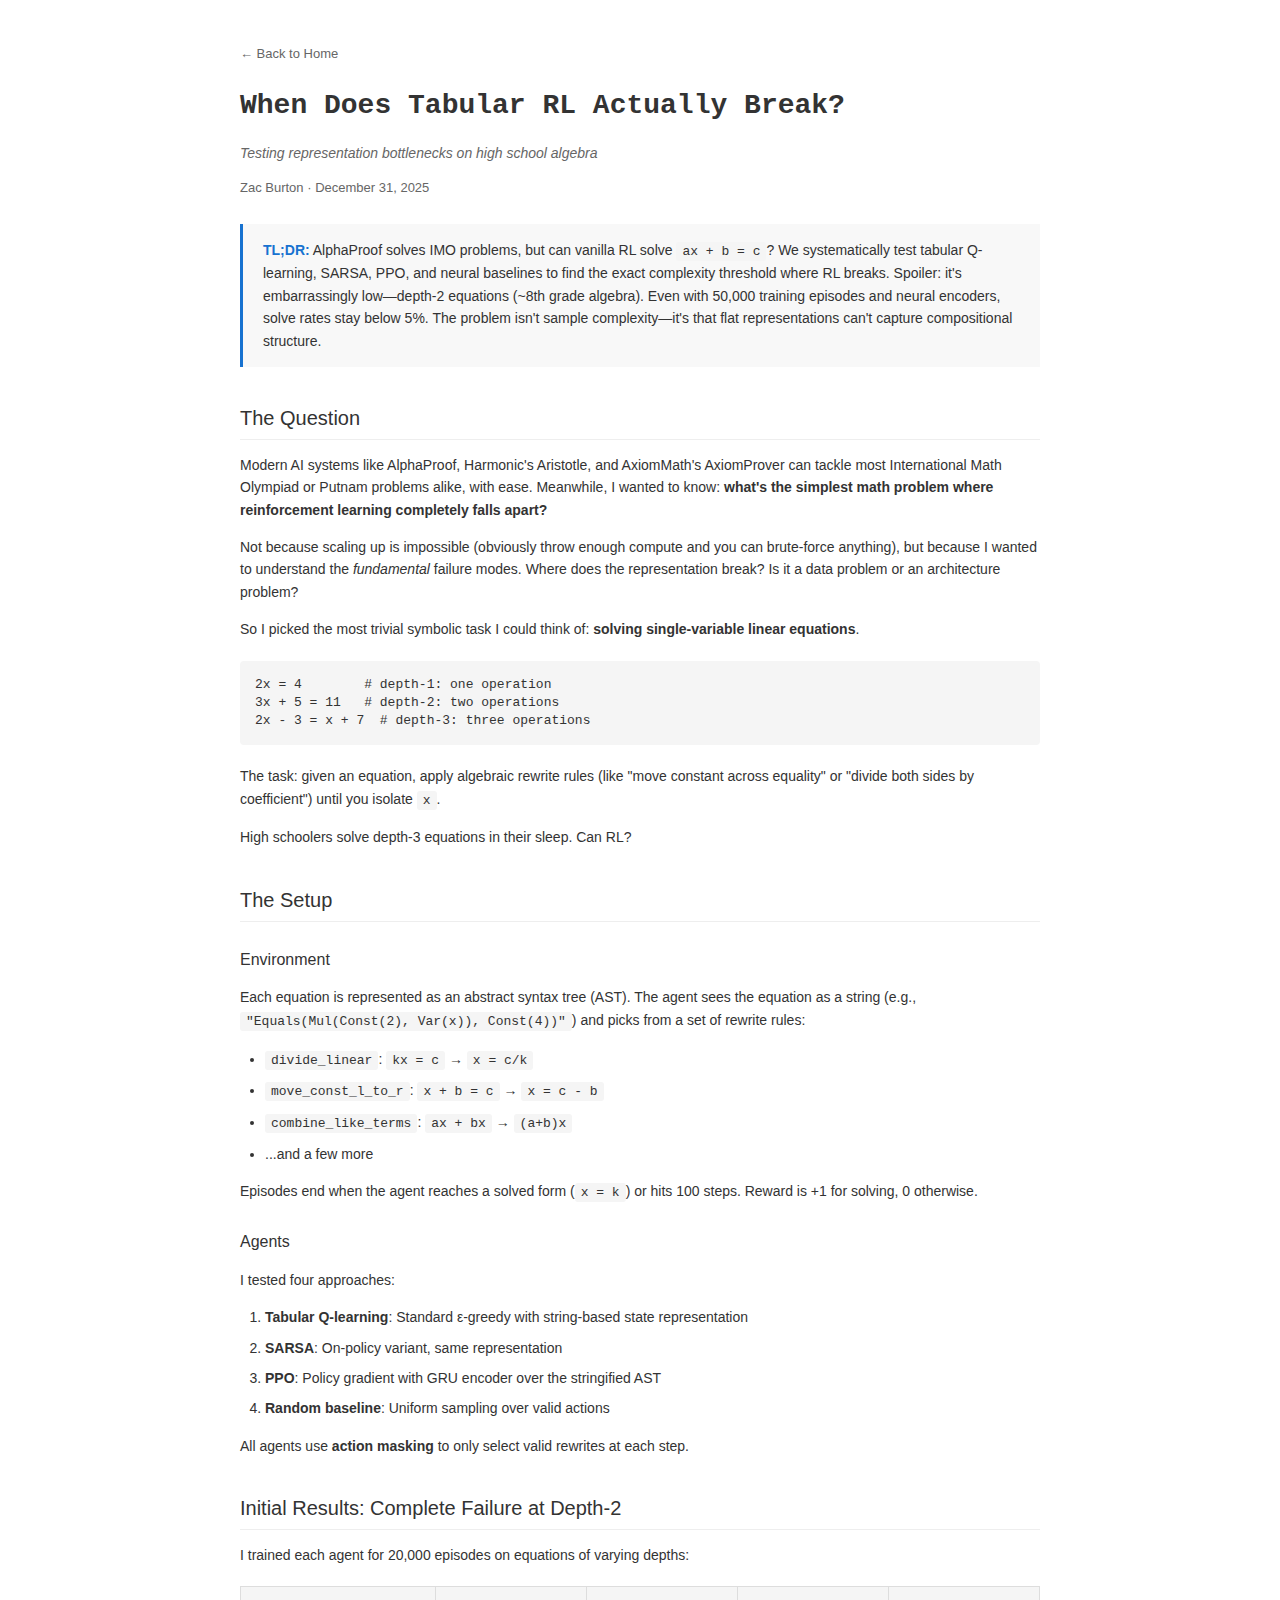
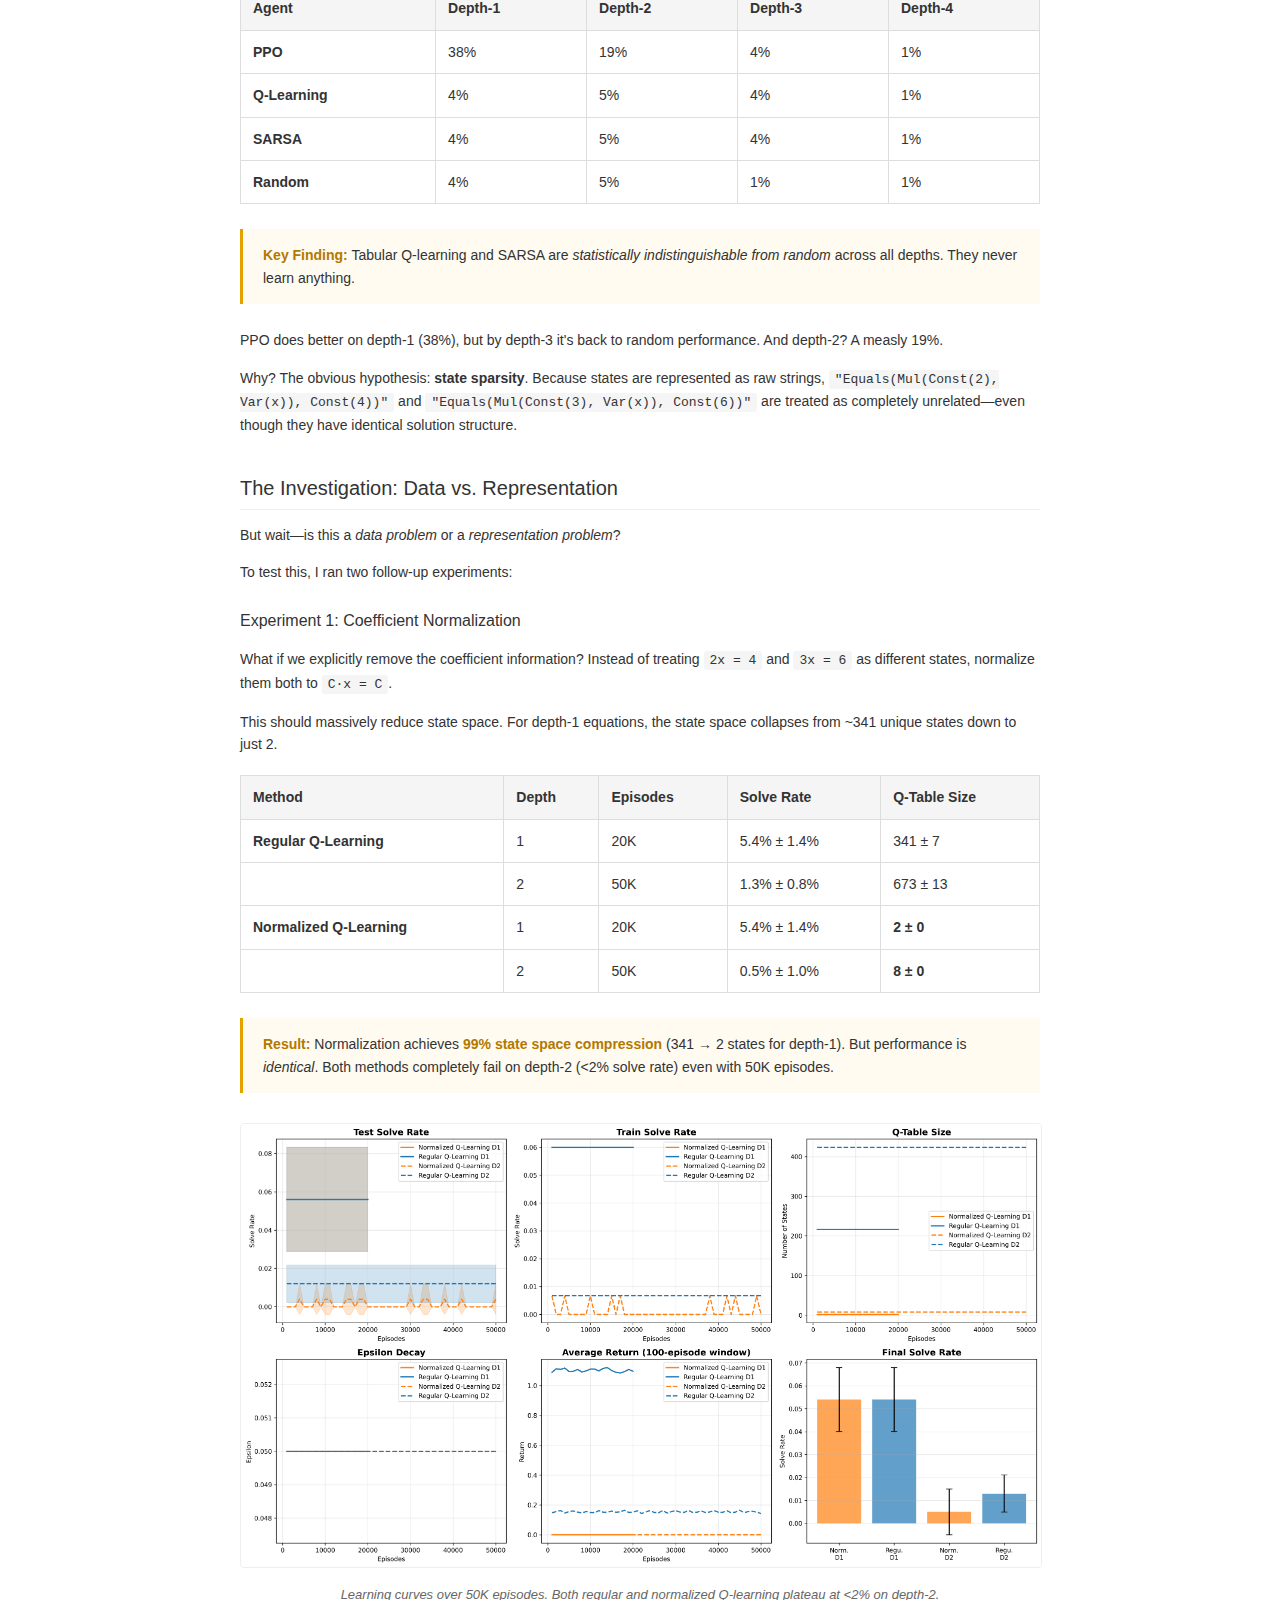
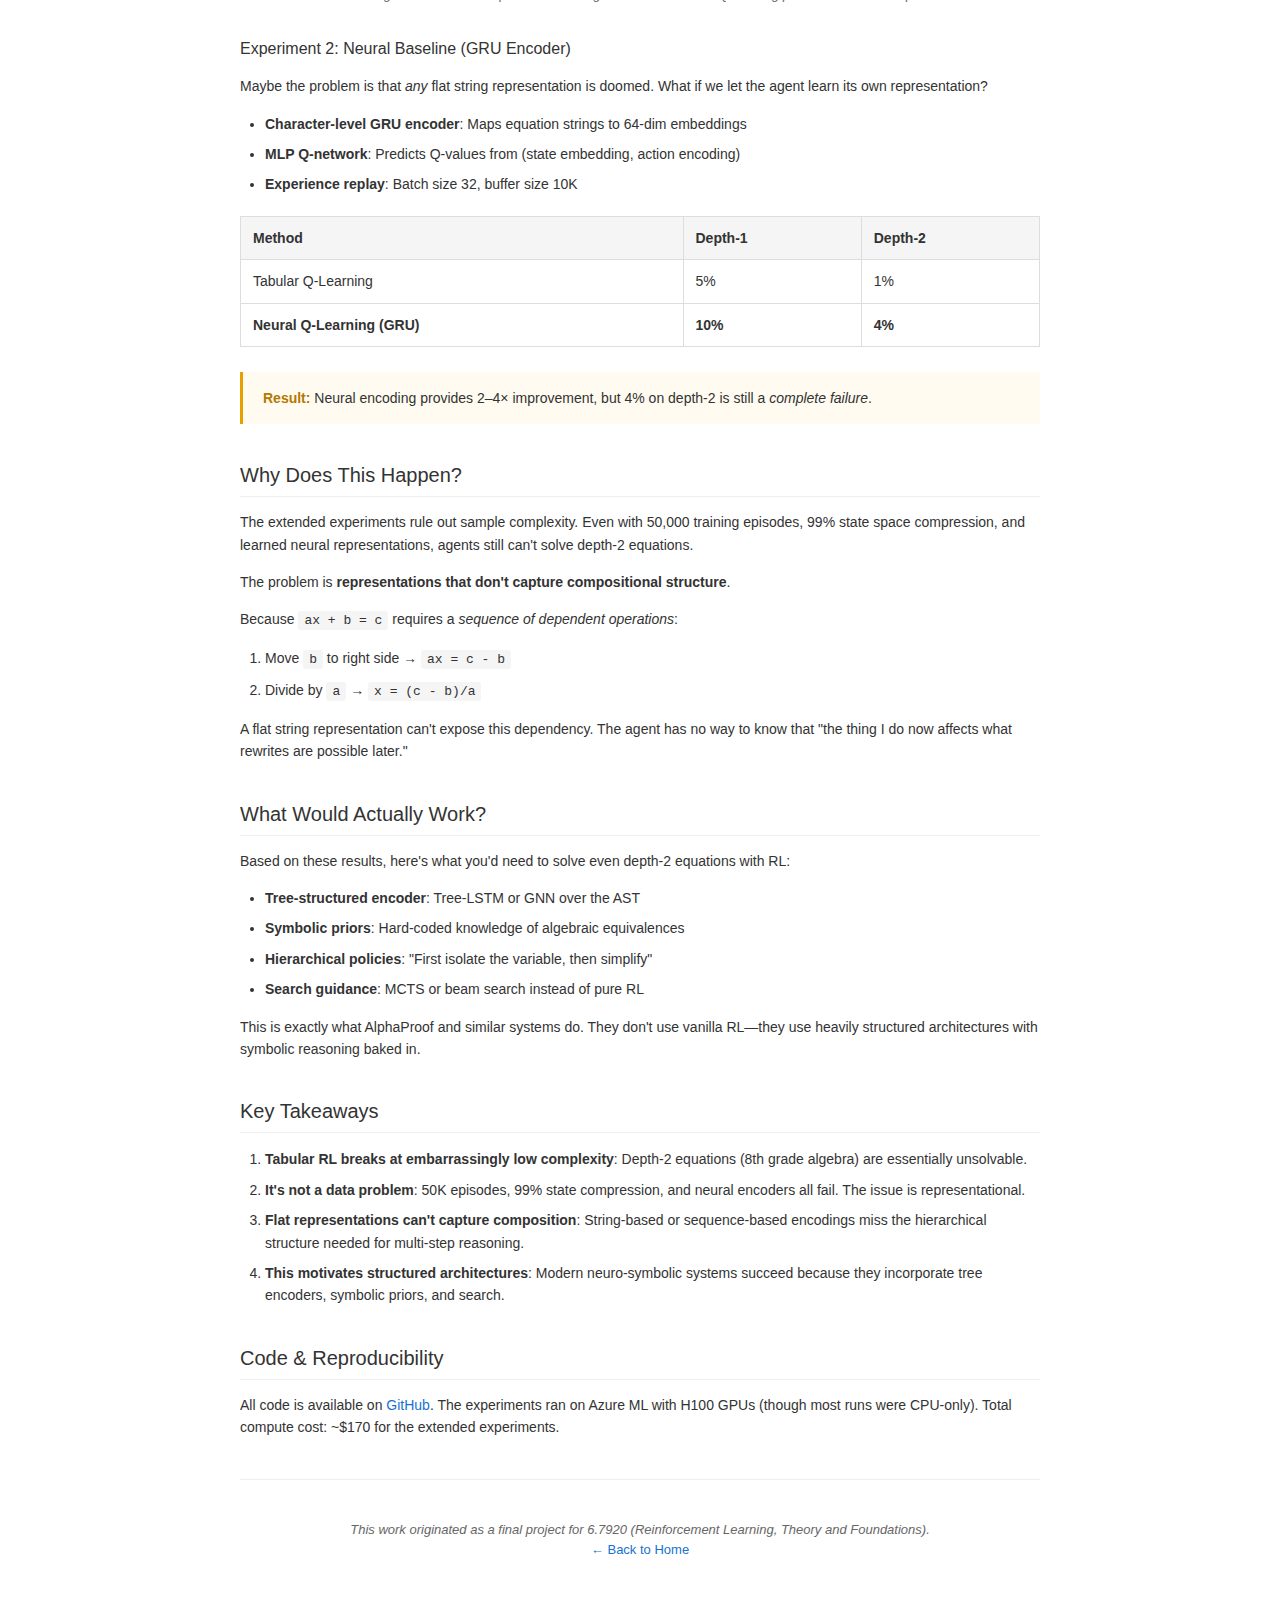
<file: tabular_rl.html>
<!DOCTYPE HTML>
<html lang="en">

<head>
  <meta http-equiv="Content-Type" content="text/html; charset=UTF-8">
  <title>When Does Tabular RL Actually Break? | Zachary Burton</title>
  <meta name="author" content="Zachary Burton">
  <meta name="viewport" content="width=device-width, initial-scale=1">
  <link rel="shortcut icon" href="images/favicon.ico" type="image/x-icon">

  <style>
    body {
      background-color: #ffffff;
      font-family: 'Lato', Verdana, Helvetica, sans-serif;
      font-size: 14px;
      margin-left: auto;
      margin-right: auto;
      width: 100%;
      max-width: 800px;
      padding: 20px;
      line-height: 1.6;
      color: #333;
    }
    h1, h2, h3, h4 { font-weight: 400; color: #333; }
    h1 { font-size: 28px; font-family: "Courier New", Courier, monospace; font-weight: bold; margin-bottom: 5px; }
    h2 { font-size: 20px; margin-bottom: 10px; margin-top: 35px; border-bottom: 1px solid #eee; padding-bottom: 5px; }
    h3 { font-size: 16px; margin-bottom: 10px; margin-top: 25px; }
    p { line-height: 1.6; margin-bottom: 15px; }
    a { color: #1772d0; text-decoration: none; }
    a:hover { text-decoration: underline; }
    strong { font-weight: bold; }
    em { font-style: italic; }
    code {
      background: #f5f5f5;
      padding: 2px 6px;
      border-radius: 3px;
      font-family: "Courier New", Courier, monospace;
      font-size: 13px;
    }
    pre {
      background: #f5f5f5;
      padding: 15px;
      border-radius: 4px;
      overflow-x: auto;
      font-family: "Courier New", Courier, monospace;
      font-size: 13px;
      line-height: 1.4;
      margin: 20px 0;
    }
    pre code { background: none; padding: 0; }
    .meta { color: #666; font-size: 13px; margin-bottom: 25px; }
    .tldr {
      background: #f8f8f8;
      border-left: 3px solid #1772d0;
      padding: 15px 20px;
      margin: 25px 0;
    }
    .tldr strong { color: #1772d0; }
    .key-finding {
      background: #fffbf0;
      border-left: 3px solid #e6a000;
      padding: 15px 20px;
      margin: 25px 0;
    }
    .key-finding strong { color: #b37800; }
    table {
      width: 100%;
      border-collapse: collapse;
      margin: 20px 0;
      font-size: 14px;
    }
    th, td {
      border: 1px solid #ddd;
      padding: 10px 12px;
      text-align: left;
    }
    th { background: #f5f5f5; font-weight: bold; }
    tr:hover { background: #fafafa; }
    ul, ol { margin: 15px 0; padding-left: 25px; }
    li { margin-bottom: 8px; }
    .figure {
      text-align: center;
      margin: 30px 0;
    }
    .figure img {
      max-width: 100%;
      border: 1px solid #eee;
      border-radius: 4px;
    }
    .caption {
      font-size: 13px;
      color: #666;
      font-style: italic;
      margin-top: 10px;
    }
    .back-link { font-size: 13px; color: #666; }
    .back-link:hover { color: #1772d0; }
    hr { border: none; border-top: 1px solid #eee; margin: 40px 0; }
    .footer { text-align: center; color: #666; font-size: 13px; margin-top: 40px; }
  </style>
</head>

<body>
  <p><a href="/" class="back-link">&larr; Back to Home</a></p>

  <h1>When Does Tabular RL Actually Break?</h1>
  <p style="color: #666; font-style: italic; margin-bottom: 5px;">Testing representation bottlenecks on high school algebra</p>
  <p class="meta">Zac Burton &middot; December 31, 2025</p>

  <div class="tldr">
    <strong>TL;DR:</strong> AlphaProof solves IMO problems, but can vanilla RL solve <code>ax + b = c</code>? We systematically test tabular Q-learning, SARSA, PPO, and neural baselines to find the exact complexity threshold where RL breaks. Spoiler: it's embarrassingly low&mdash;depth-2 equations (~8th grade algebra). Even with 50,000 training episodes and neural encoders, solve rates stay below 5%. The problem isn't sample complexity&mdash;it's that flat representations can't capture compositional structure.
  </div>

  <h2>The Question</h2>

  <p>Modern AI systems like AlphaProof, Harmonic's Aristotle, and AxiomMath's AxiomProver can tackle most International Math Olympiad or Putnam problems alike, with ease. Meanwhile, I wanted to know: <strong>what's the simplest math problem where reinforcement learning completely falls apart?</strong></p>

  <p>Not because scaling up is impossible (obviously throw enough compute and you can brute-force anything), but because I wanted to understand the <em>fundamental</em> failure modes. Where does the representation break? Is it a data problem or an architecture problem?</p>

  <p>So I picked the most trivial symbolic task I could think of: <strong>solving single-variable linear equations</strong>.</p>

  <pre>2x = 4        # depth-1: one operation
3x + 5 = 11   # depth-2: two operations
2x - 3 = x + 7  # depth-3: three operations</pre>

  <p>The task: given an equation, apply algebraic rewrite rules (like "move constant across equality" or "divide both sides by coefficient") until you isolate <code>x</code>.</p>

  <p>High schoolers solve depth-3 equations in their sleep. Can RL?</p>

  <h2>The Setup</h2>

  <h3>Environment</h3>

  <p>Each equation is represented as an abstract syntax tree (AST). The agent sees the equation as a string (e.g., <code>"Equals(Mul(Const(2), Var(x)), Const(4))"</code>) and picks from a set of rewrite rules:</p>

  <ul>
    <li><code>divide_linear</code>: <code>kx = c</code> &rarr; <code>x = c/k</code></li>
    <li><code>move_const_l_to_r</code>: <code>x + b = c</code> &rarr; <code>x = c - b</code></li>
    <li><code>combine_like_terms</code>: <code>ax + bx</code> &rarr; <code>(a+b)x</code></li>
    <li>...and a few more</li>
  </ul>

  <p>Episodes end when the agent reaches a solved form (<code>x = k</code>) or hits 100 steps. Reward is +1 for solving, 0 otherwise.</p>

  <h3>Agents</h3>

  <p>I tested four approaches:</p>

  <ol>
    <li><strong>Tabular Q-learning</strong>: Standard &epsilon;-greedy with string-based state representation</li>
    <li><strong>SARSA</strong>: On-policy variant, same representation</li>
    <li><strong>PPO</strong>: Policy gradient with GRU encoder over the stringified AST</li>
    <li><strong>Random baseline</strong>: Uniform sampling over valid actions</li>
  </ol>

  <p>All agents use <strong>action masking</strong> to only select valid rewrites at each step.</p>

  <h2>Initial Results: Complete Failure at Depth-2</h2>

  <p>I trained each agent for 20,000 episodes on equations of varying depths:</p>

  <table>
    <thead>
      <tr>
        <th>Agent</th>
        <th>Depth-1</th>
        <th>Depth-2</th>
        <th>Depth-3</th>
        <th>Depth-4</th>
      </tr>
    </thead>
    <tbody>
      <tr>
        <td><strong>PPO</strong></td>
        <td>38%</td>
        <td>19%</td>
        <td>4%</td>
        <td>1%</td>
      </tr>
      <tr>
        <td><strong>Q-Learning</strong></td>
        <td>4%</td>
        <td>5%</td>
        <td>4%</td>
        <td>1%</td>
      </tr>
      <tr>
        <td><strong>SARSA</strong></td>
        <td>4%</td>
        <td>5%</td>
        <td>4%</td>
        <td>1%</td>
      </tr>
      <tr>
        <td><strong>Random</strong></td>
        <td>4%</td>
        <td>5%</td>
        <td>1%</td>
        <td>1%</td>
      </tr>
    </tbody>
  </table>

  <div class="key-finding">
    <strong>Key Finding:</strong> Tabular Q-learning and SARSA are <em>statistically indistinguishable from random</em> across all depths. They never learn anything.
  </div>

  <p>PPO does better on depth-1 (38%), but by depth-3 it's back to random performance. And depth-2? A measly 19%.</p>

  <p>Why? The obvious hypothesis: <strong>state sparsity</strong>. Because states are represented as raw strings, <code>"Equals(Mul(Const(2), Var(x)), Const(4))"</code> and <code>"Equals(Mul(Const(3), Var(x)), Const(6))"</code> are treated as completely unrelated&mdash;even though they have identical solution structure.</p>

  <h2>The Investigation: Data vs. Representation</h2>

  <p>But wait&mdash;is this a <em>data problem</em> or a <em>representation problem</em>?</p>

  <p>To test this, I ran two follow-up experiments:</p>

  <h3>Experiment 1: Coefficient Normalization</h3>

  <p>What if we explicitly remove the coefficient information? Instead of treating <code>2x = 4</code> and <code>3x = 6</code> as different states, normalize them both to <code>C&middot;x = C</code>.</p>

  <p>This should massively reduce state space. For depth-1 equations, the state space collapses from ~341 unique states down to just 2.</p>

  <table>
    <thead>
      <tr>
        <th>Method</th>
        <th>Depth</th>
        <th>Episodes</th>
        <th>Solve Rate</th>
        <th>Q-Table Size</th>
      </tr>
    </thead>
    <tbody>
      <tr>
        <td><strong>Regular Q-Learning</strong></td>
        <td>1</td>
        <td>20K</td>
        <td>5.4% &plusmn; 1.4%</td>
        <td>341 &plusmn; 7</td>
      </tr>
      <tr>
        <td></td>
        <td>2</td>
        <td>50K</td>
        <td>1.3% &plusmn; 0.8%</td>
        <td>673 &plusmn; 13</td>
      </tr>
      <tr>
        <td><strong>Normalized Q-Learning</strong></td>
        <td>1</td>
        <td>20K</td>
        <td>5.4% &plusmn; 1.4%</td>
        <td><strong>2 &plusmn; 0</strong></td>
      </tr>
      <tr>
        <td></td>
        <td>2</td>
        <td>50K</td>
        <td>0.5% &plusmn; 1.0%</td>
        <td><strong>8 &plusmn; 0</strong></td>
      </tr>
    </tbody>
  </table>

  <div class="key-finding">
    <strong>Result:</strong> Normalization achieves <strong>99% state space compression</strong> (341 &rarr; 2 states for depth-1). But performance is <em>identical</em>. Both methods completely fail on depth-2 (&lt;2% solve rate) even with 50K episodes.
  </div>

  <div class="figure">
    <img src="images/extended_learning_curves.png" alt="Learning curves showing plateau">
    <p class="caption">Learning curves over 50K episodes. Both regular and normalized Q-learning plateau at &lt;2% on depth-2.</p>
  </div>

  <h3>Experiment 2: Neural Baseline (GRU Encoder)</h3>

  <p>Maybe the problem is that <em>any</em> flat string representation is doomed. What if we let the agent learn its own representation?</p>

  <ul>
    <li><strong>Character-level GRU encoder</strong>: Maps equation strings to 64-dim embeddings</li>
    <li><strong>MLP Q-network</strong>: Predicts Q-values from (state embedding, action encoding)</li>
    <li><strong>Experience replay</strong>: Batch size 32, buffer size 10K</li>
  </ul>

  <table>
    <thead>
      <tr>
        <th>Method</th>
        <th>Depth-1</th>
        <th>Depth-2</th>
      </tr>
    </thead>
    <tbody>
      <tr>
        <td>Tabular Q-Learning</td>
        <td>5%</td>
        <td>1%</td>
      </tr>
      <tr>
        <td><strong>Neural Q-Learning (GRU)</strong></td>
        <td><strong>10%</strong></td>
        <td><strong>4%</strong></td>
      </tr>
    </tbody>
  </table>

  <div class="key-finding">
    <strong>Result:</strong> Neural encoding provides 2&ndash;4&times; improvement, but 4% on depth-2 is still a <em>complete failure</em>.
  </div>

  <h2>Why Does This Happen?</h2>

  <p>The extended experiments rule out sample complexity. Even with 50,000 training episodes, 99% state space compression, and learned neural representations, agents still can't solve depth-2 equations.</p>

  <p>The problem is <strong>representations that don't capture compositional structure</strong>.</p>

  <p>Because <code>ax + b = c</code> requires a <em>sequence of dependent operations</em>:</p>

  <ol>
    <li>Move <code>b</code> to right side &rarr; <code>ax = c - b</code></li>
    <li>Divide by <code>a</code> &rarr; <code>x = (c - b)/a</code></li>
  </ol>

  <p>A flat string representation can't expose this dependency. The agent has no way to know that "the thing I do now affects what rewrites are possible later."</p>

  <h2>What Would Actually Work?</h2>

  <p>Based on these results, here's what you'd need to solve even depth-2 equations with RL:</p>

  <ul>
    <li><strong>Tree-structured encoder</strong>: Tree-LSTM or GNN over the AST</li>
    <li><strong>Symbolic priors</strong>: Hard-coded knowledge of algebraic equivalences</li>
    <li><strong>Hierarchical policies</strong>: "First isolate the variable, then simplify"</li>
    <li><strong>Search guidance</strong>: MCTS or beam search instead of pure RL</li>
  </ul>

  <p>This is exactly what AlphaProof and similar systems do. They don't use vanilla RL&mdash;they use heavily structured architectures with symbolic reasoning baked in.</p>

  <h2>Key Takeaways</h2>

  <ol>
    <li><strong>Tabular RL breaks at embarrassingly low complexity</strong>: Depth-2 equations (8th grade algebra) are essentially unsolvable.</li>
    <li><strong>It's not a data problem</strong>: 50K episodes, 99% state compression, and neural encoders all fail. The issue is representational.</li>
    <li><strong>Flat representations can't capture composition</strong>: String-based or sequence-based encodings miss the hierarchical structure needed for multi-step reasoning.</li>
    <li><strong>This motivates structured architectures</strong>: Modern neuro-symbolic systems succeed because they incorporate tree encoders, symbolic priors, and search.</li>
  </ol>

  <h2>Code & Reproducibility</h2>

  <p>All code is available on <a href="https://github.com/zacn04">GitHub</a>. The experiments ran on Azure ML with H100 GPUs (though most runs were CPU-only). Total compute cost: ~$170 for the extended experiments.</p>

  <hr>

  <p class="footer">
    <em>This work originated as a final project for 6.7920 (Reinforcement Learning, Theory and Foundations).</em><br>
    <a href="/">&larr; Back to Home</a>
  </p>

</body>

</html>
</file>
<file: style.css>
body {
    font-family: 'Roboto Mono', monospace;
    margin: 0;
    background-color: #f4f4f4;
    text-align: center;
    padding: 20px;
    padding-top: 60px; 
}


nav {
    position: fixed;
    top: 0;
    left: 0;
    width: 100%;
    text-align: center;
    background-color: #fff;
    padding: 10px 0;
    box-shadow: 0 2px 4px rgba(0,0,0,0.1);
    z-index: 1000; 
}

nav ul {
    list-style: none;
    padding: 0;
    margin: 0;
    display: inline-flex;
    gap: 20px;
}

nav ul li {
    display: inline;
}

nav ul li a {
    text-decoration: none;
    color: #333;
    font-weight: bold;
}

#particles-js {
    position: fixed;
    top: 0;
    left: 0;
    width: 100%;
    height: 100%;
    z-index: -1; 
    background-color: #f4f4f4; 
}


.timeline {
    max-width: 800px;
    margin: 80px auto 20px; 
    padding: 0 20px;
}

.timeline h1 {
    font-size: 2.5rem;
    margin-bottom: 40px;
}

.timeline-container {
    position: relative;
    padding: 10px 0;
    background: #fff;
    box-shadow: 0 0 10px rgba(0,0,0,0.1);
    border-radius: 8px;
}

.timeline-item {
    padding: 10px 20px;
    border-left: 4px solid #0073e6;
    margin: 20px 0;
    position: relative;
    background: #f9f9f9;
    border-radius: 4px;
    opacity: 0;
    transform: translateY(20px);
    transition: opacity 0.6s ease-out, transform 0.6s ease-out;
}

.timeline-item.visible {
    opacity: 1;
    transform: translateY(0);
}

.timeline-item::before {
    content: '';
    position: absolute;
    left: -8px;
    top: 0;
    bottom: 0;
    width: 16px;
    background: #0073e6;
    border-radius: 8px;
}

.timeline-content {
    text-align: left;
}

.timeline-content h2 {
    margin: 0 0 10px;
    font-size: 1.5rem;
    color: #333;
}

.timeline-content p {
    margin: 0;
    color: #666;
}

.scroll-container {
    background-color: #333;
    overflow: auto;
    white-space: nowrap;
    padding: 10px;
  }

.scroll-container img {
padding: 10px;
}
</file>
